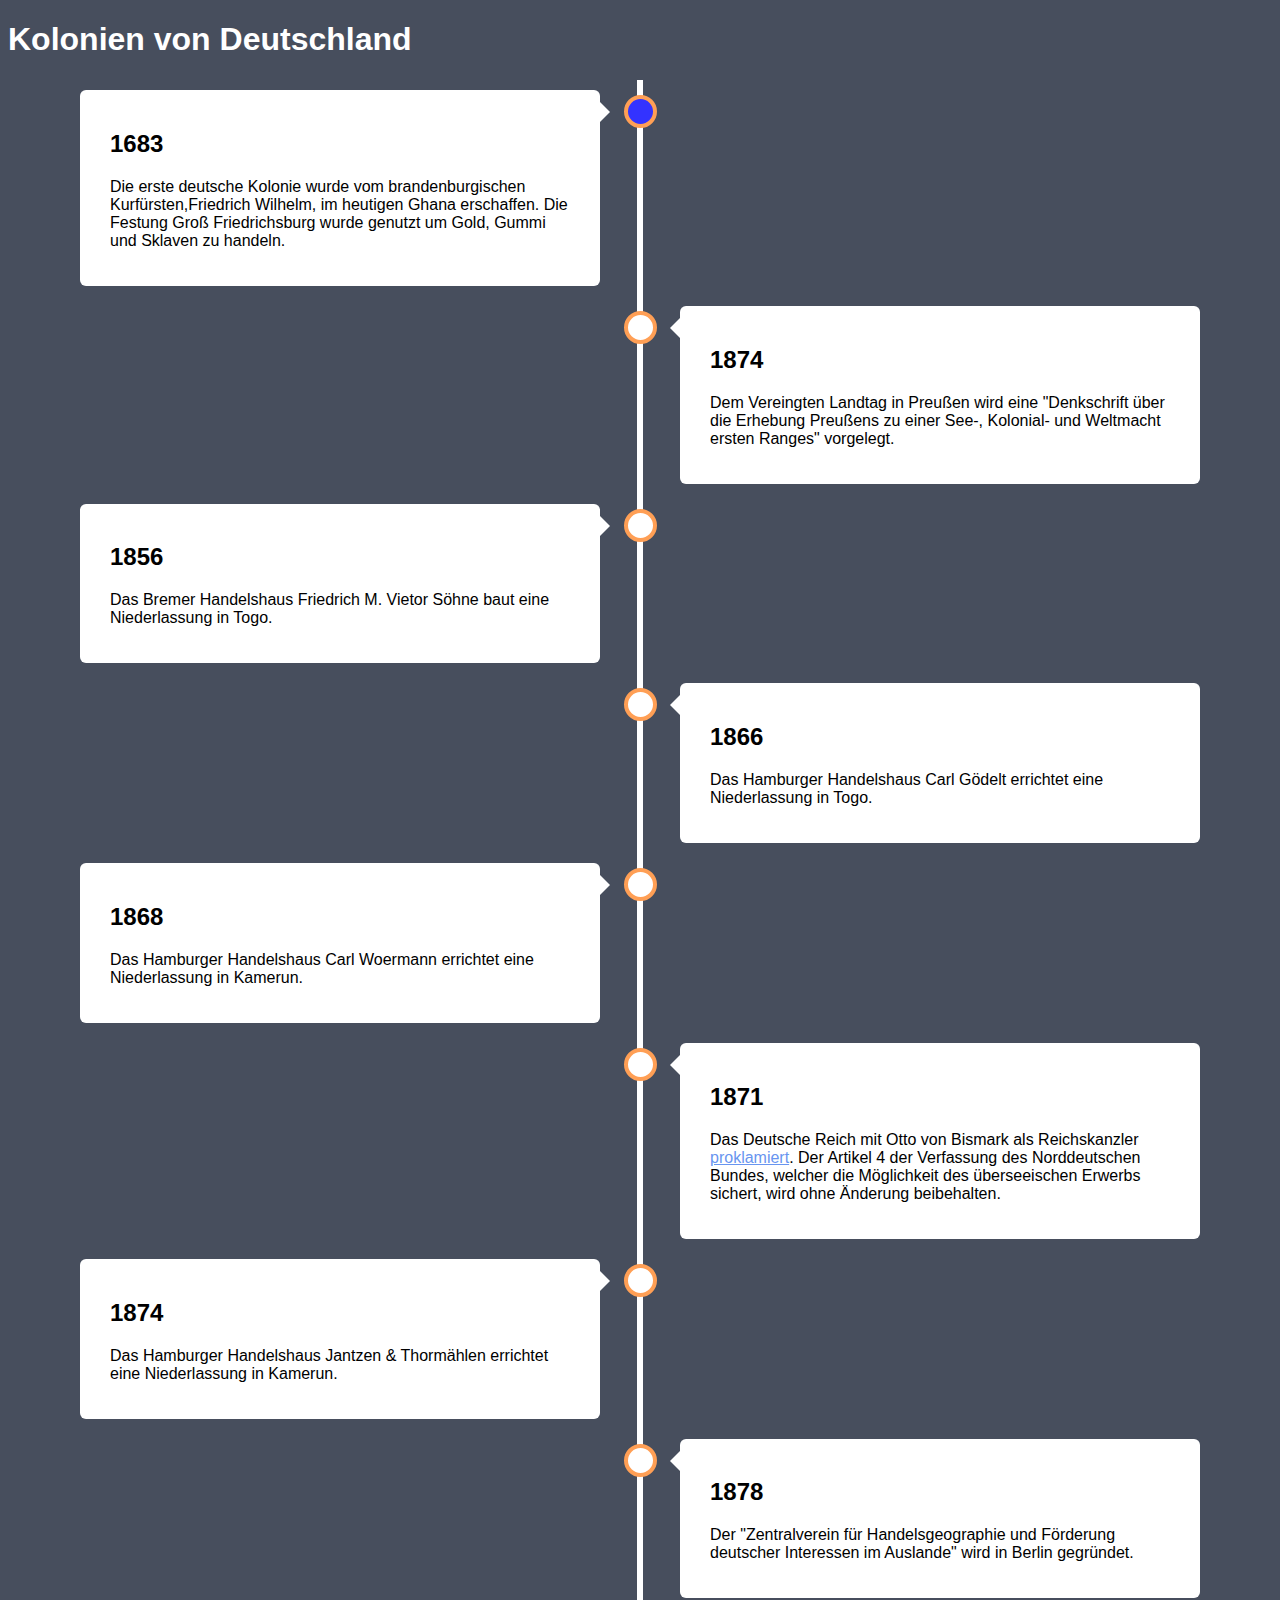
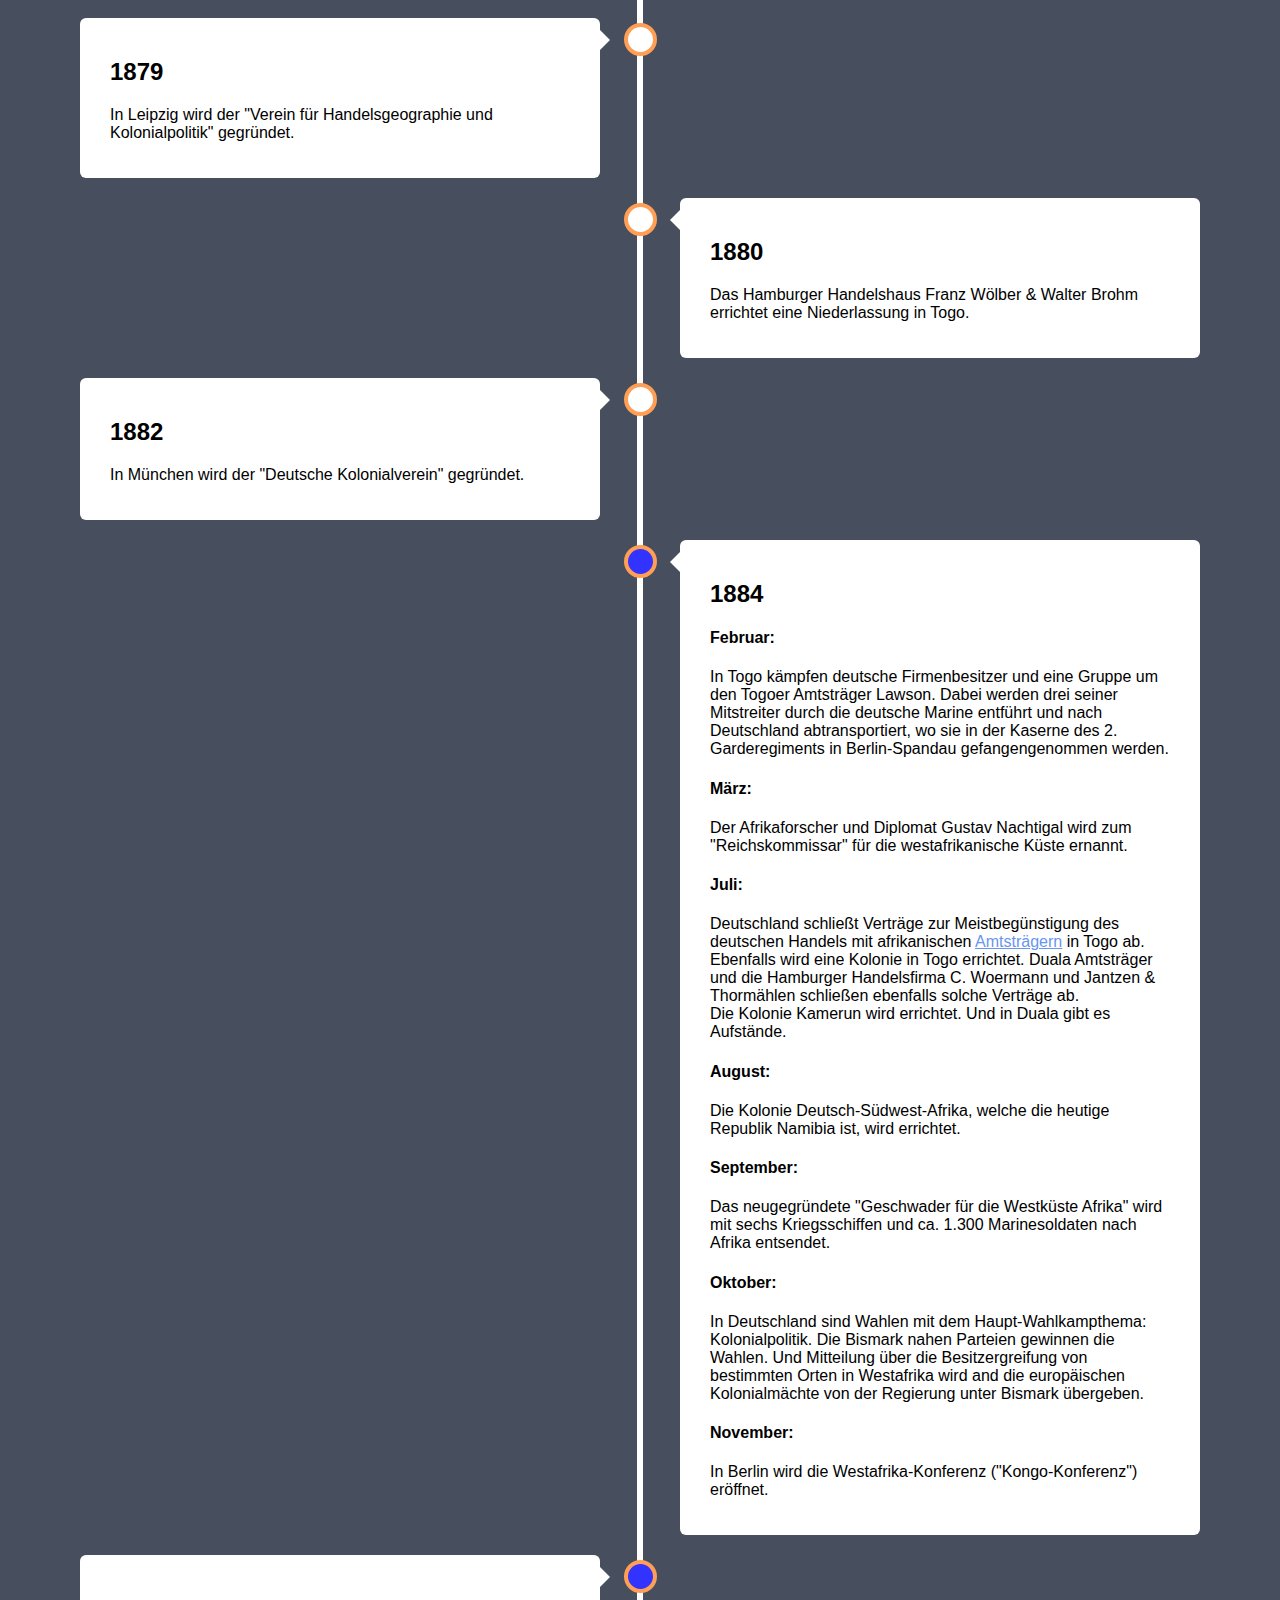
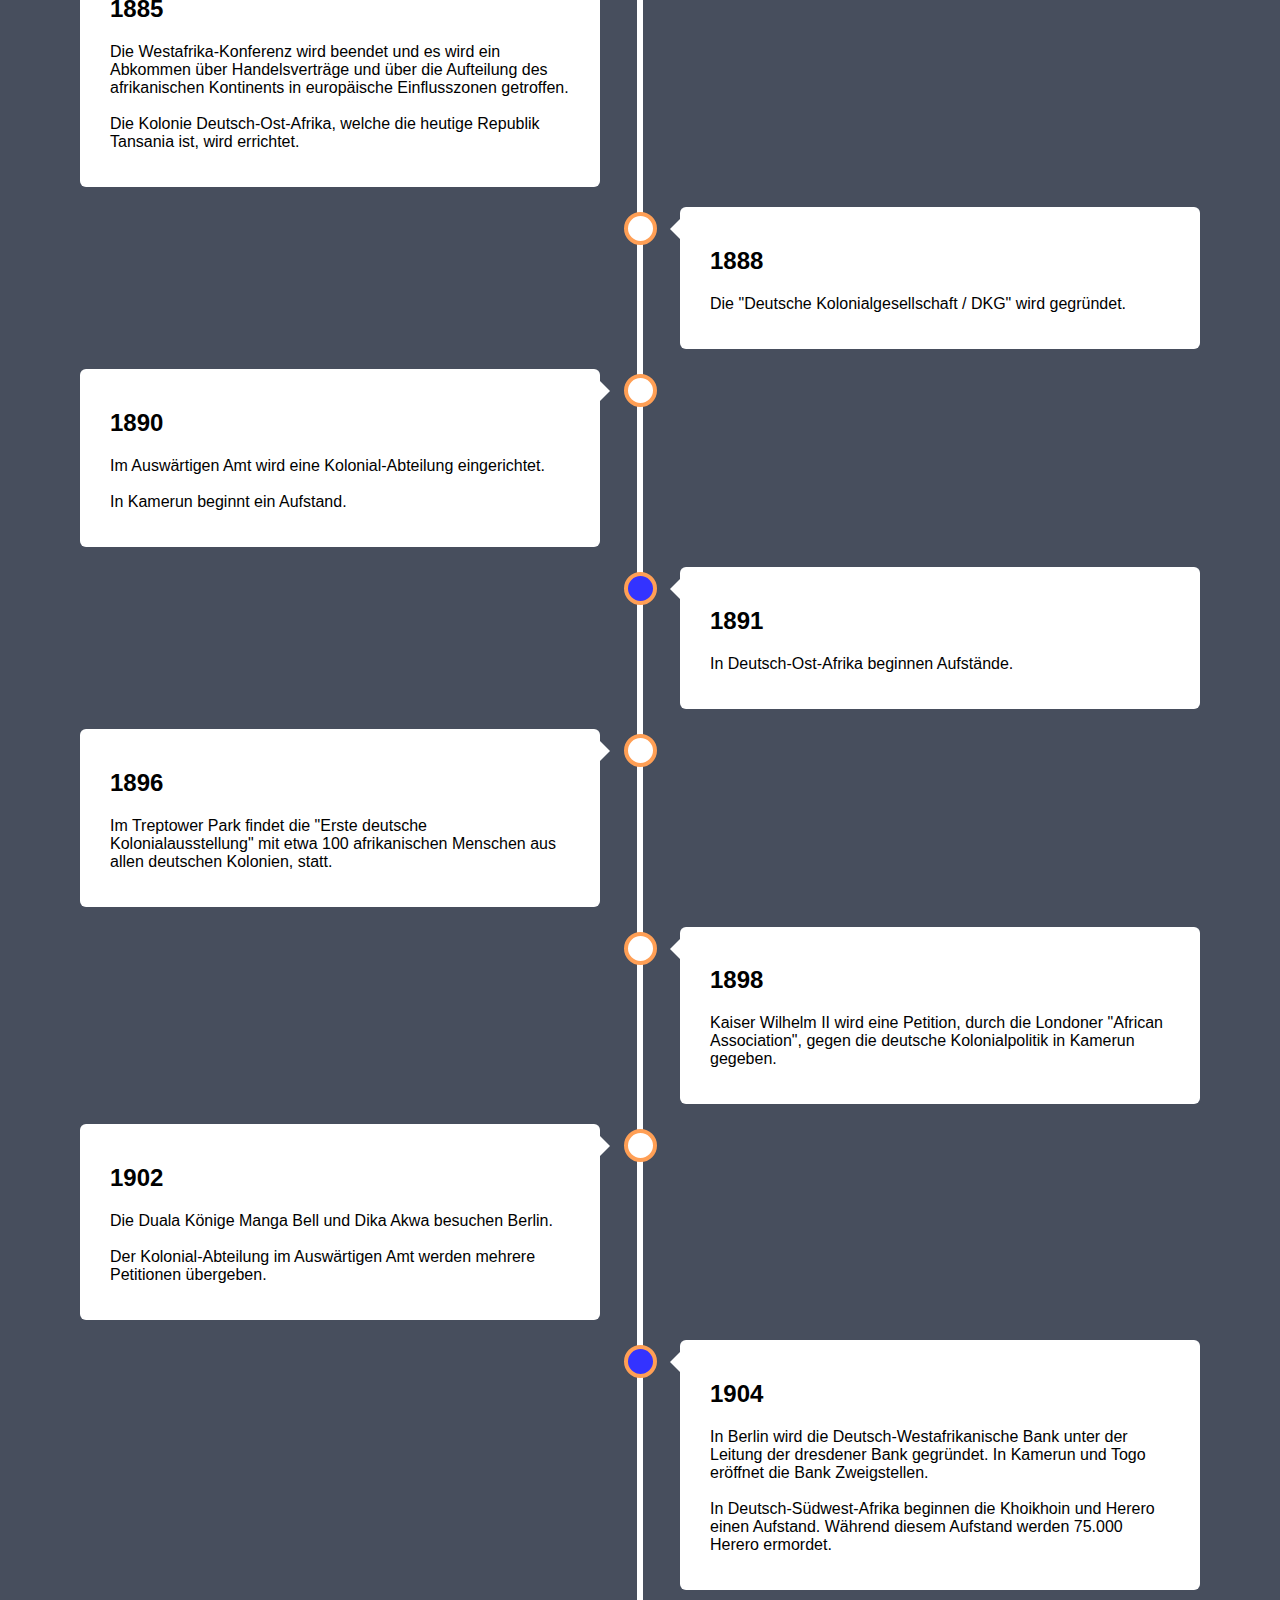
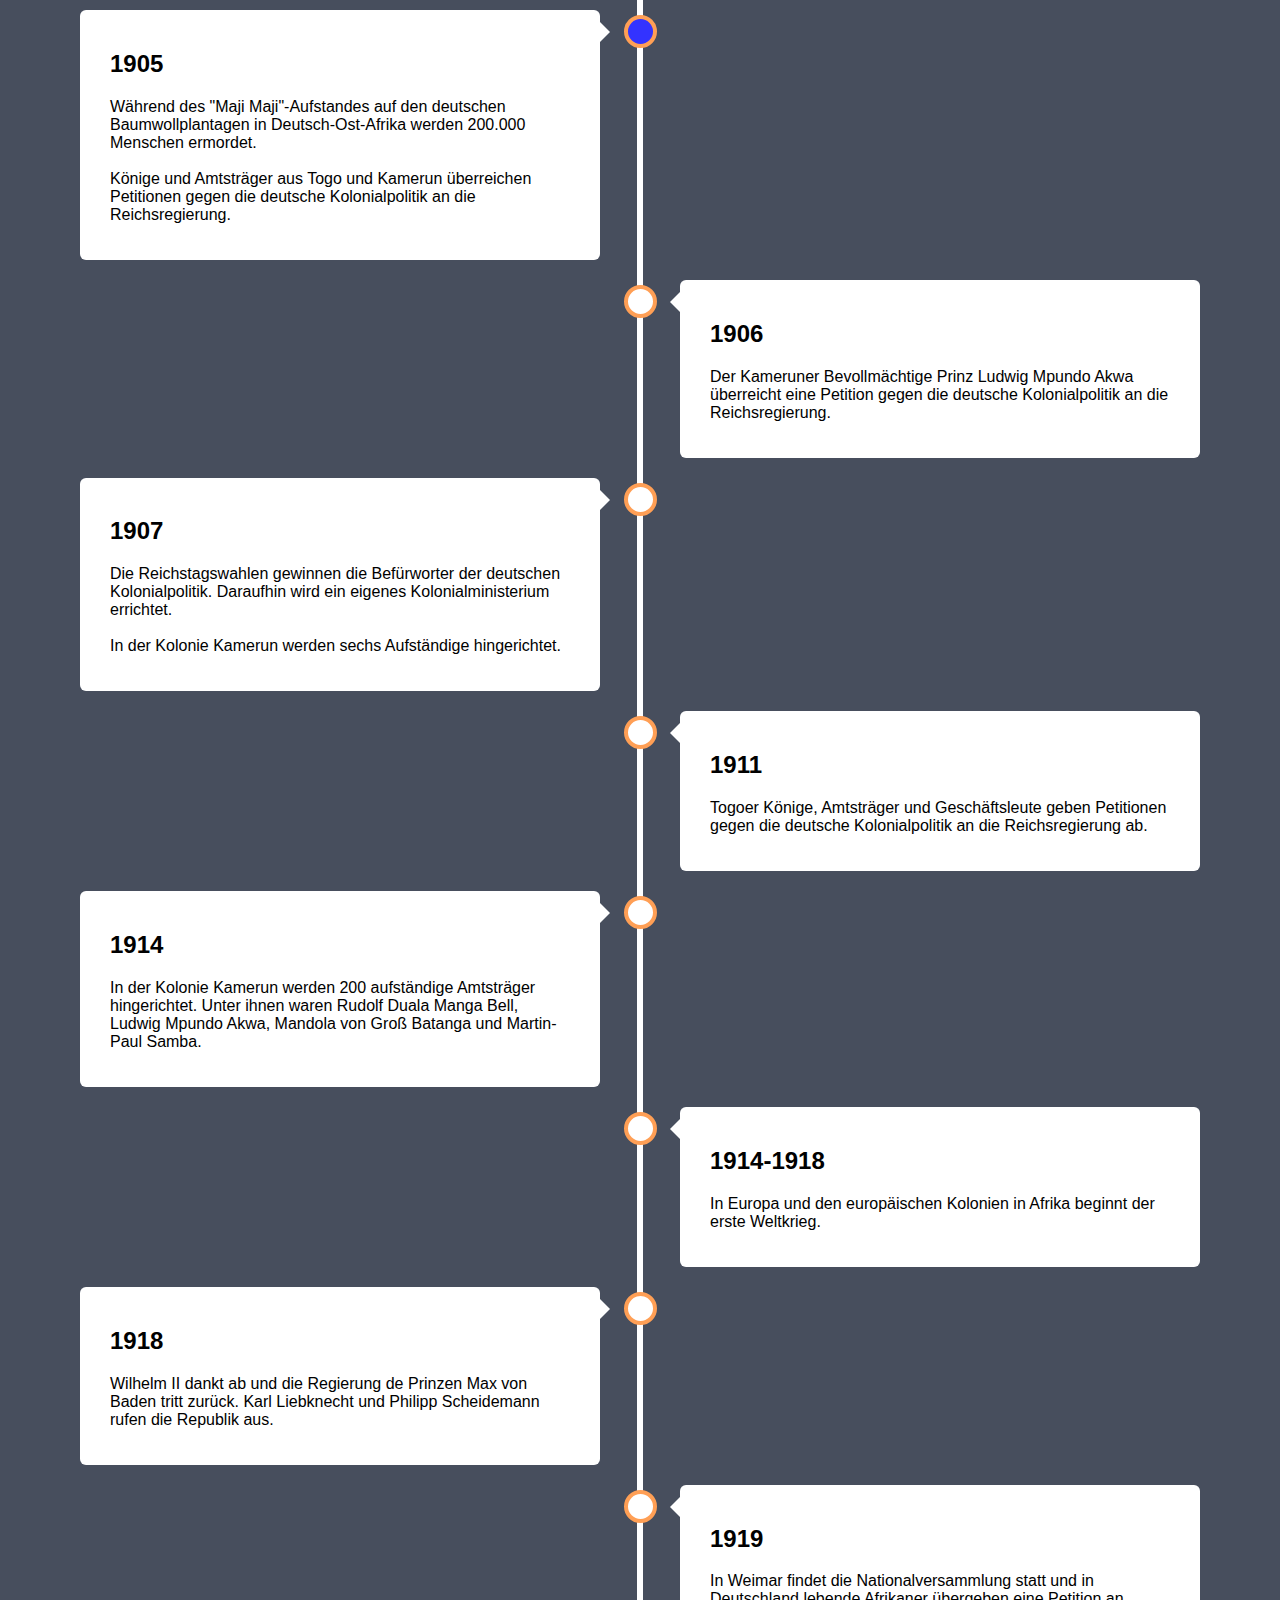
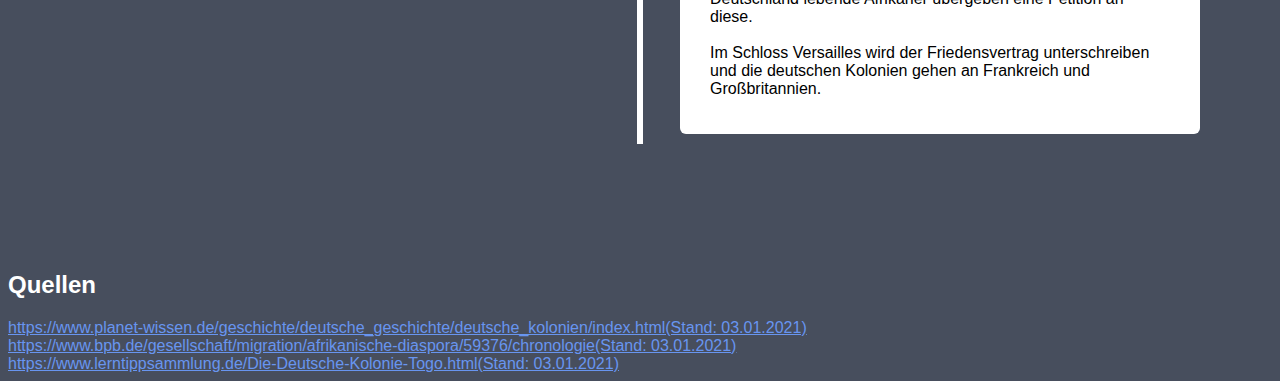
<file: index.html>
<!DOCTYPE html>
<html>
<head>
<meta name="viewport" content="width=device-width, initial-scale=1.0">
<link rel="stylesheet" href="style.css">
</head>
<body>
<h1 class="white" >Kolonien von Deutschland</h1>
<div class="timeline">



  
  <div class="container left inhalt">
    <a href="1683.html">
      <div class="content">
        <h2>1683</h2>
        <p>Die erste deutsche Kolonie wurde vom brandenburgischen Kurfürsten,Friedrich Wilhelm, im heutigen Ghana erschaffen. Die Festung Groß Friedrichsburg wurde genutzt
          um Gold, Gummi und Sklaven zu handeln.
        </p>
      </div>
    </a>
  </div>
  




  <div class="container right">
      <div class="content">
        <h2>1874</h2>
        <p>Dem Vereingten Landtag in Preußen wird eine "Denkschrift über die Erhebung Preußens zu einer See-, Kolonial- und Weltmacht ersten Ranges" vorgelegt.</p>
      </div>
  </div>





  <div class="container left">
    <div class="content">
      <h2>1856</h2>
      <p>Das Bremer Handelshaus Friedrich M. Vietor Söhne baut eine Niederlassung in Togo.</p>
    </div>
  </div>




  <div class="container right">
    <div class="content">
      <h2>1866</h2>
      <p>Das Hamburger Handelshaus Carl Gödelt errichtet eine Niederlassung in Togo.</p>
    </div>
  </div>




  <div class="container left">
    <div class="content">
      <h2>1868</h2>
      <p>Das Hamburger Handelshaus Carl Woermann errichtet eine Niederlassung in Kamerun.</p>
    </div>
  </div>



  <div class="container right">
    <div class="content">
      <h2>1871</h2>
      <p>
        Das Deutsche Reich mit Otto von Bismark als Reichskanzler <a class="Quellen" href="https://www.duden.de/rechtschreibung/proklamieren"> proklamiert</a>.
        Der Artikel 4 der Verfassung des Norddeutschen Bundes, welcher die Möglichkeit des überseeischen Erwerbs sichert, wird ohne Änderung beibehalten.
      </p>
    </div>
  </div>





  <div class="container left">
    <div class="content">
      <h2>1874</h2>
      <p>Das Hamburger Handelshaus Jantzen & Thormählen errichtet eine Niederlassung in Kamerun.</p>
    </div>
  </div>




  <div class="container right">
    <div class="content">
      <h2>1878</h2>
      <p>Der "Zentralverein für Handelsgeographie und Förderung deutscher Interessen im Auslande" wird in Berlin gegründet.</p>
    </div>
  </div>




  <div class="container left">
    <div class="content">
      <h2>1879</h2>
      <p>In Leipzig wird der "Verein für Handelsgeographie und Kolonialpolitik" gegründet.</p>
    </div>
  </div>



  <div class="container right">
    <div class="content">
      <h2>1880</h2>
      <p>Das Hamburger Handelshaus Franz Wölber & Walter Brohm errichtet eine Niederlassung in Togo.</p>
    </div>
  </div>




  <div class="container left">
    <div class="content">
      <h2>1882</h2>
      <p>In München wird der "Deutsche Kolonialverein" gegründet.</p>
    </div>
  </div>




  <div class="container right inhalt">
    <a href="1884.html">
      <div class="content">
        <h2>1884</h2>
        <p>
          <h4>Februar:</h4>
          In Togo kämpfen deutsche Firmenbesitzer und eine Gruppe um den Togoer Amtsträger Lawson.
          Dabei werden drei seiner Mitstreiter durch die deutsche Marine entführt und nach Deutschland abtransportiert, wo sie in der Kaserne des 2. Garderegiments in Berlin-Spandau gefangengenommen werden.
        
          <h4>März:</h4>
          Der Afrikaforscher und Diplomat Gustav Nachtigal wird zum "Reichskommissar" für die westafrikanische Küste ernannt.
        
          <h4>Juli:</h4>
          Deutschland schließt Verträge zur Meistbegünstigung des deutschen Handels mit afrikanischen </a> <a class="Quellen" href="https://de.wikipedia.org/wiki/Amtstr%C3%A4ger#:~:text=Amtstr%C3%A4ger%20bezeichnet%20in%20Deutschland%20einerseits,straf%2D%20und%20haftungsrechtliche%20Regelungen%20gelten.">Amtsträgern</a> <a href="1884.html">in Togo ab.
          Ebenfalls wird eine Kolonie in Togo errichtet. Duala Amtsträger und die Hamburger Handelsfirma C. Woermann und Jantzen & Thormählen schließen ebenfalls solche Verträge ab.
          <br>
          Die Kolonie Kamerun wird errichtet. Und in Duala gibt es Aufstände.

          <h4>August:</h4>
          Die Kolonie Deutsch-Südwest-Afrika, welche die heutige Republik Namibia ist, wird errichtet.

          <h4>September:</h4>
          Das neugegründete "Geschwader für die Westküste Afrika" wird mit sechs Kriegsschiffen und ca. 1.300 Marinesoldaten nach Afrika entsendet.

          <h4>Oktober:</h4>
          In Deutschland sind Wahlen mit dem Haupt-Wahlkampthema: Kolonialpolitik. Die Bismark nahen Parteien gewinnen die Wahlen. Und Mitteilung über die Besitzergreifung von bestimmten Orten in Westafrika wird and die europäischen Kolonialmächte von der Regierung unter Bismark übergeben.
        
          <h4>November:</h4>
          In Berlin wird die Westafrika-Konferenz ("Kongo-Konferenz") eröffnet.


        </p>
      </div>
    </a>
  </div>




  <div class="container left inhalt">
    <a href="1885.html">
      <div class="content">
        <h2>1885</h2>
        <p>
          Die Westafrika-Konferenz wird beendet und es wird ein Abkommen über Handelsverträge und über die Aufteilung des afrikanischen Kontinents in europäische Einflusszonen getroffen.
         <br>
         <br>
          Die Kolonie Deutsch-Ost-Afrika, welche die heutige Republik Tansania ist, wird errichtet.

        </p>
      </div>
    </a>
  </div>





  <div class="container right">
    <div class="content">
      <h2>1888</h2>
      <p>Die "Deutsche Kolonialgesellschaft / DKG" wird gegründet.</p>
    </div>
  </div>





  <div class="container left">
    <div class="content">
      <h2>1890</h2>
      <p>
        Im Auswärtigen Amt wird eine Kolonial-Abteilung eingerichtet.
        <br>
        <br>
        In Kamerun beginnt ein Aufstand.
      </p>
    </div>
  </div>





  
<div class="container right inhalt">
  <a href="1891.html">
    <div class="content">
      <h2>1891</h2>
      <p>In Deutsch-Ost-Afrika beginnen Aufstände.</p>
    </div>
  </a>
</div>




<div class="container left">
  <div class="content">
    <h2>1896</h2>
    <p>Im Treptower Park findet die "Erste deutsche Kolonialausstellung" mit etwa 100 afrikanischen Menschen aus allen deutschen Kolonien, statt.</p>
  </div>
</div>




<div class="container right">
  <div class="content">
    <h2>1898</h2>
    <p>
      Kaiser Wilhelm II wird eine Petition, durch die Londoner "African Association", gegen die deutsche Kolonialpolitik in Kamerun gegeben.
    </p>
  </div>
</div>




<div class="container left">
  <div class="content">
    <h2>1902</h2>
    <p>
      Die Duala Könige Manga Bell und Dika Akwa besuchen Berlin.
      <br>
      <br>
      Der Kolonial-Abteilung im Auswärtigen Amt werden mehrere Petitionen übergeben.
    </p>
  </div>
</div>






<div class="container right inhalt">
  <a href="1904.html">
    <div class="content">
      <h2>1904</h2>
      <p>
        In Berlin wird die Deutsch-Westafrikanische Bank unter der Leitung der dresdener Bank gegründet.
        In Kamerun und Togo eröffnet die Bank Zweigstellen.
        <br>
        <br>
        In Deutsch-Südwest-Afrika beginnen die Khoikhoin und Herero einen Aufstand. Während diesem Aufstand werden 75.000 Herero ermordet. 
      </p>
    </div>
  </a>
</div>





<div class="container left inhalt">
  <a href="1905.html">
    <div class="content">
      <h2>1905</h2>
      <p>
        Während des "Maji Maji"-Aufstandes auf den deutschen Baumwollplantagen in Deutsch-Ost-Afrika werden 200.000 Menschen ermordet.
        <br>
        <br>
        Könige und Amtsträger aus Togo und Kamerun überreichen Petitionen gegen die deutsche Kolonialpolitik an die Reichsregierung.
      </p>
    </div>
    </a>
</div>








<div class="container right">
  <div class="content">
    <h2>1906</h2>
    <p>
      Der Kameruner Bevollmächtige Prinz Ludwig Mpundo Akwa überreicht eine Petition gegen die deutsche Kolonialpolitik an die Reichsregierung.
    </p>
  </div>
</div>





<div class="container left">
  <div class="content">
    <h2>1907</h2>
    <p>
      Die Reichstagswahlen gewinnen die Befürworter der deutschen Kolonialpolitik. Daraufhin wird ein eigenes Kolonialministerium errichtet.
      <br>
      <br>
      In der Kolonie Kamerun werden sechs Aufständige hingerichtet.
    </p>
  </div>
</div>




<div class="container right">
  <div class="content">
    <h2>1911</h2>
    <p>Togoer Könige, Amtsträger und Geschäftsleute geben Petitionen gegen die deutsche Kolonialpolitik an die Reichsregierung ab.</p>
  </div>
</div>





<div class="container left">
  <div class="content">
    <h2>1914</h2>
    <p>In der Kolonie Kamerun werden 200 aufständige Amtsträger hingerichtet. Unter ihnen waren Rudolf Duala Manga Bell, Ludwig Mpundo Akwa, Mandola von Groß Batanga und Martin-Paul Samba.</p>
  </div>
</div>






<div class="container right">
  <div class="content">
    <h2>1914-1918</h2>
    <p>In Europa und den europäischen Kolonien in Afrika beginnt der erste Weltkrieg.</p>
  </div>
</div>





<div class="container left">
  <div class="content">
    <h2>1918</h2>
    <p>Wilhelm II dankt ab und die Regierung de Prinzen Max von Baden tritt zurück. Karl Liebknecht und Philipp Scheidemann rufen die Republik aus.</p>
  </div>
</div>






<div class="container right">
  <div class="content">
    <h2>1919</h2>
    <p>
      In Weimar findet die Nationalversammlung statt und in Deutschland lebende Afrikaner übergeben eine Petition an diese.
      <br>
      <br>
      Im Schloss Versailles wird der Friedensvertrag unterschreiben und die deutschen Kolonien gehen an Frankreich und Großbritannien.
    </p>
  </div>
</div>








</div>

<footer>
  <h2 class="white" >Quellen</h2>
  <a class="Quellen" href="https://www.planet-wissen.de/geschichte/deutsche_geschichte/deutsche_kolonien/index.html">https://www.planet-wissen.de/geschichte/deutsche_geschichte/deutsche_kolonien/index.html(Stand: 03.01.2021)</a>
  <br>
  <a class="Quellen" href="https://www.bpb.de/gesellschaft/migration/afrikanische-diaspora/59376/chronologie">https://www.bpb.de/gesellschaft/migration/afrikanische-diaspora/59376/chronologie(Stand: 03.01.2021)</a>
  <br>
  <a class="Quellen" href="https://www.lerntippsammlung.de/Die-Deutsche-Kolonie-Togo.html">https://www.lerntippsammlung.de/Die-Deutsche-Kolonie-Togo.html(Stand: 03.01.2021)</a>
</footer>

</body>
</html>

<!--Nils-->
</file>
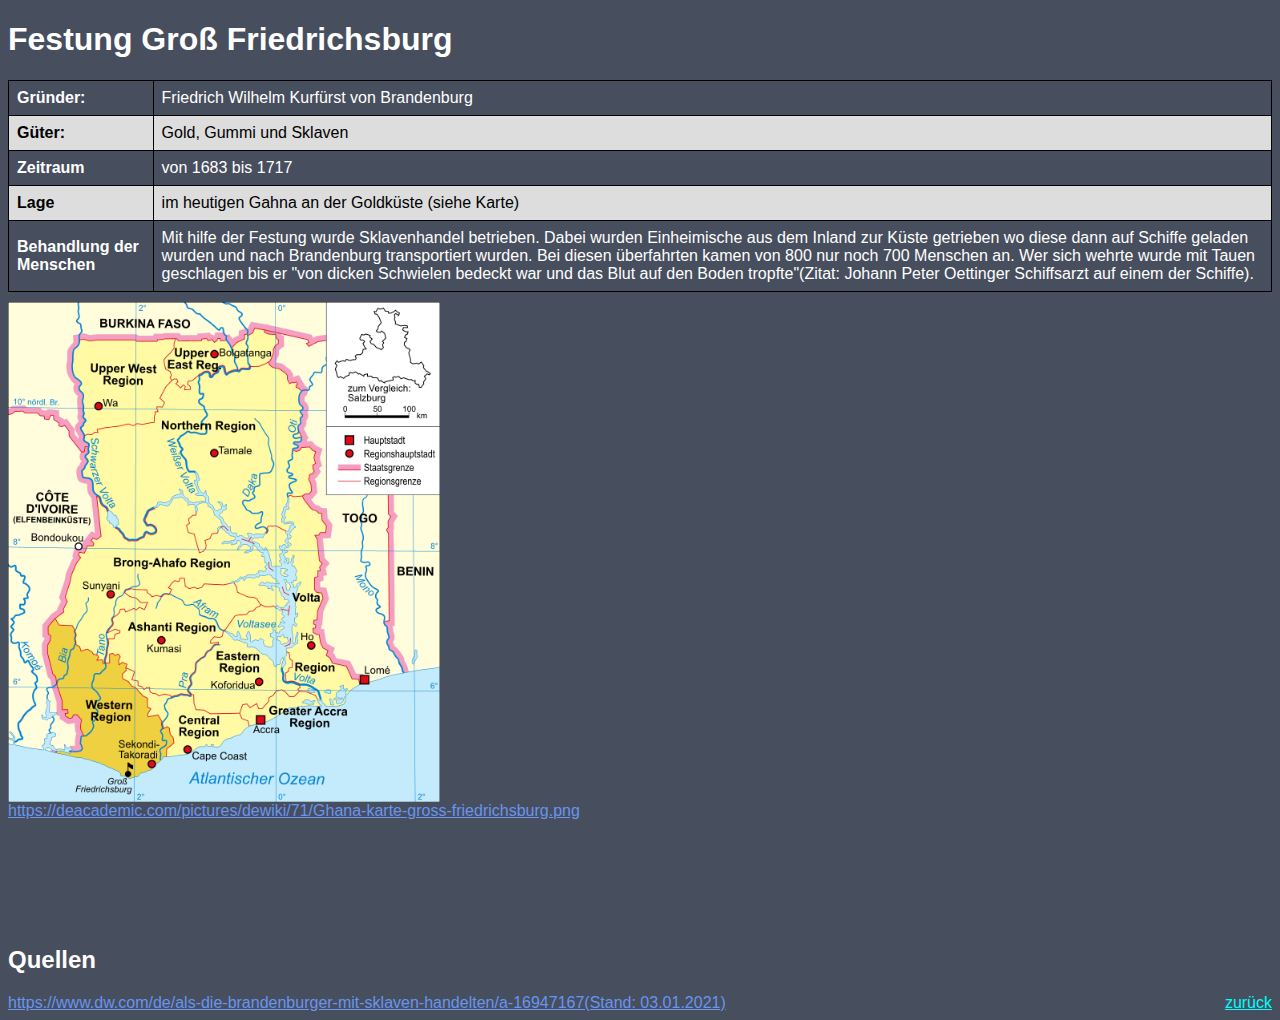
<file: 1683.html>
<!DOCTYPE html>
<html>
<head>
<meta name="viewport" content="width=device-width, initial-scale=1.0">
<link rel="stylesheet" href="styles.css">
</head>
<body>
    <div>
        <h1>Festung Groß Friedrichsburg</h1>
        
    </div>
    
    <table>
        <tr>
            <th>Gründer:</th>
            <td>Friedrich Wilhelm Kurfürst von Brandenburg</td>
            
        </tr>


        <tr>
            <th>Güter:</th>
            <td>Gold, Gummi und Sklaven</td>
        </tr>

        <tr>
            <th>Zeitraum</th>
            <td>von 1683 bis 1717</td>
        </tr>

        <tr>
            <th>Lage</th>
            <td>im heutigen Gahna an der Goldküste (siehe Karte)</td>
        </tr>

        <tr>
            <th>Behandlung der Menschen</th>
            <td>Mit hilfe der Festung wurde Sklavenhandel betrieben. Dabei wurden Einheimische aus dem Inland zur Küste getrieben wo diese dann auf Schiffe geladen wurden und nach Brandenburg transportiert wurden. Bei diesen überfahrten kamen von 800 nur noch 700 Menschen an. Wer sich wehrte wurde mit Tauen geschlagen bis er "von dicken Schwielen bedeckt war und das Blut auf den Boden tropfte"(Zitat: Johann Peter Oettinger Schiffsarzt auf einem der Schiffe).</td>
        </tr>
    </table>
    <div class="center"></div><a href="https://deacademic.com/pictures/dewiki/71/Ghana-karte-gross-friedrichsburg.png"><img src="Ghana-karte-gross-friedrichsburg.png" alt=""></a><br><a class="Quellen" href="https://deacademic.com/pictures/dewiki/71/Ghana-karte-gross-friedrichsburg.png">https://deacademic.com/pictures/dewiki/71/Ghana-karte-gross-friedrichsburg.png</a></div>




    <footer>
        <h2>Quellen</h2>
        <a class="Quellen" href="https://www.dw.com/de/als-die-brandenburger-mit-sklaven-handelten/a-16947167">https://www.dw.com/de/als-die-brandenburger-mit-sklaven-handelten/a-16947167(Stand: 03.01.2021)</a>
        <a class="back" href="index.html">zurück</a>
      </footer>

</body>
</html>
</file>
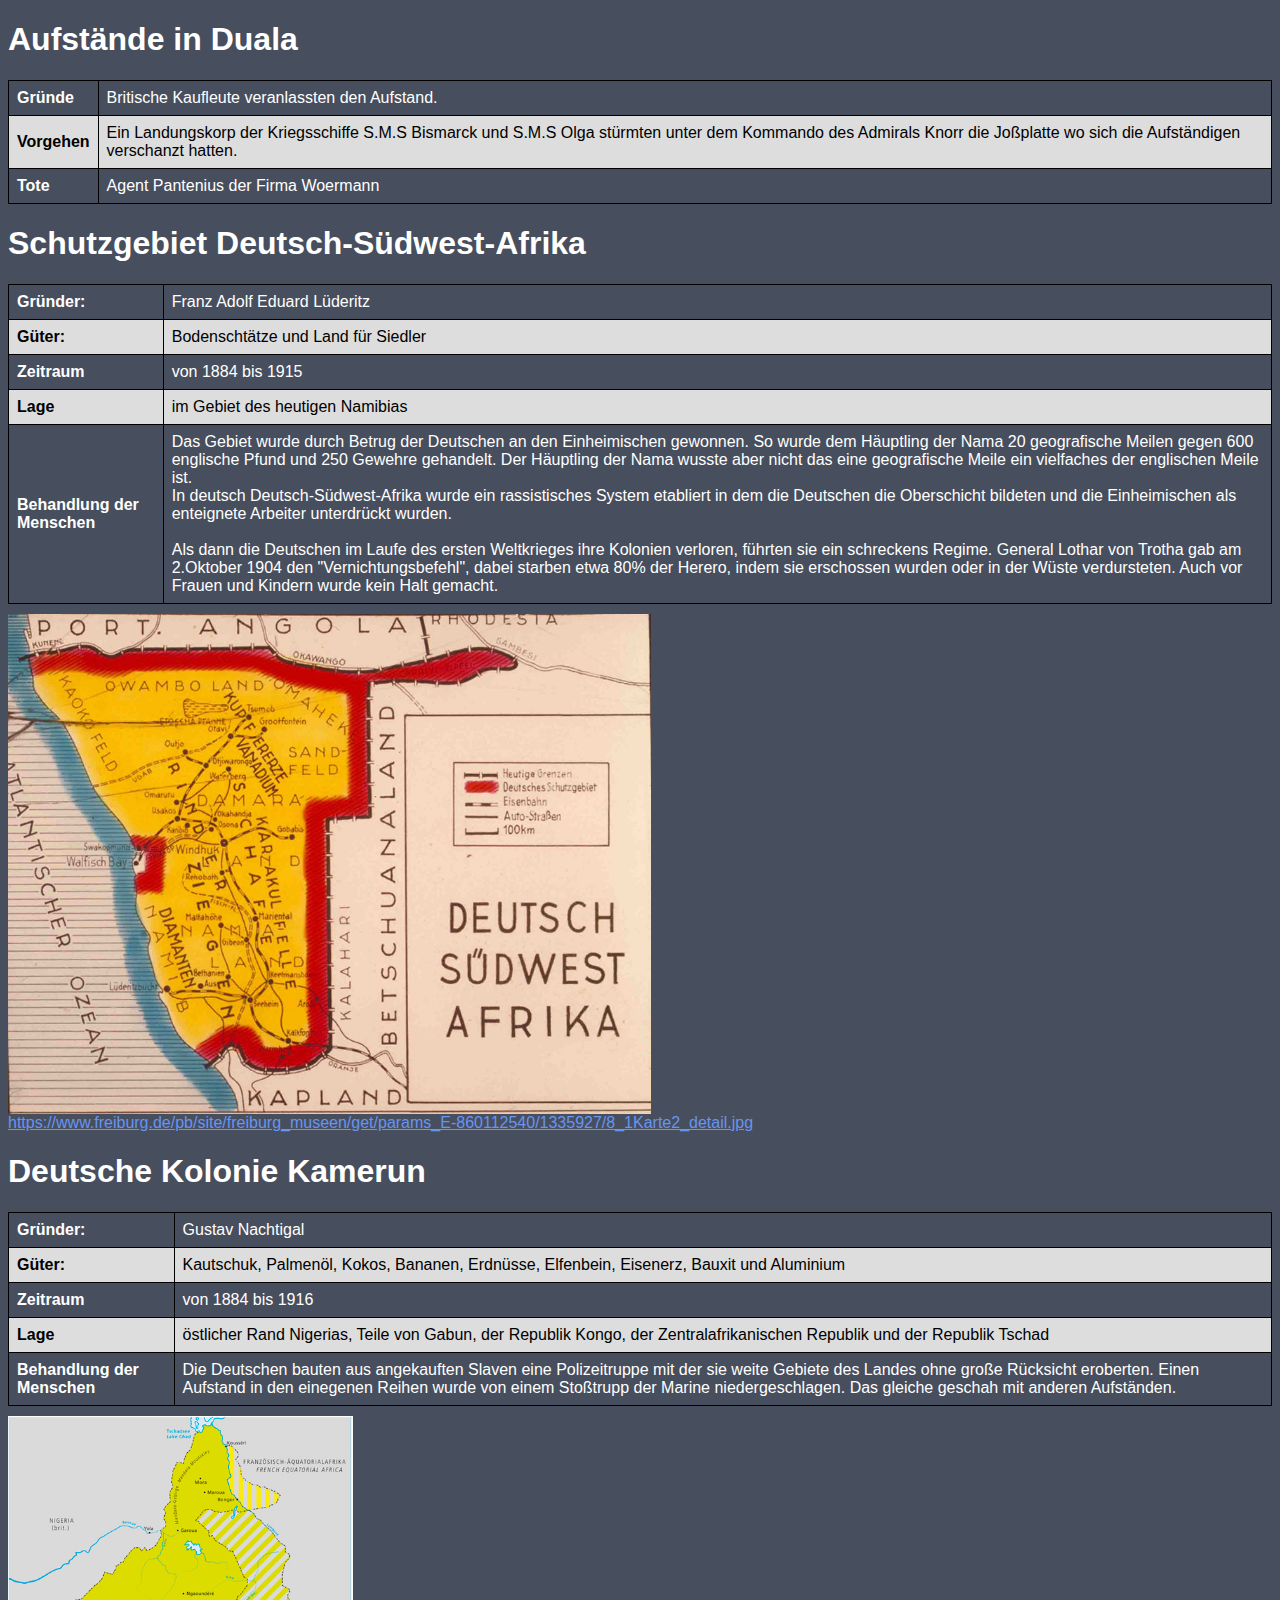
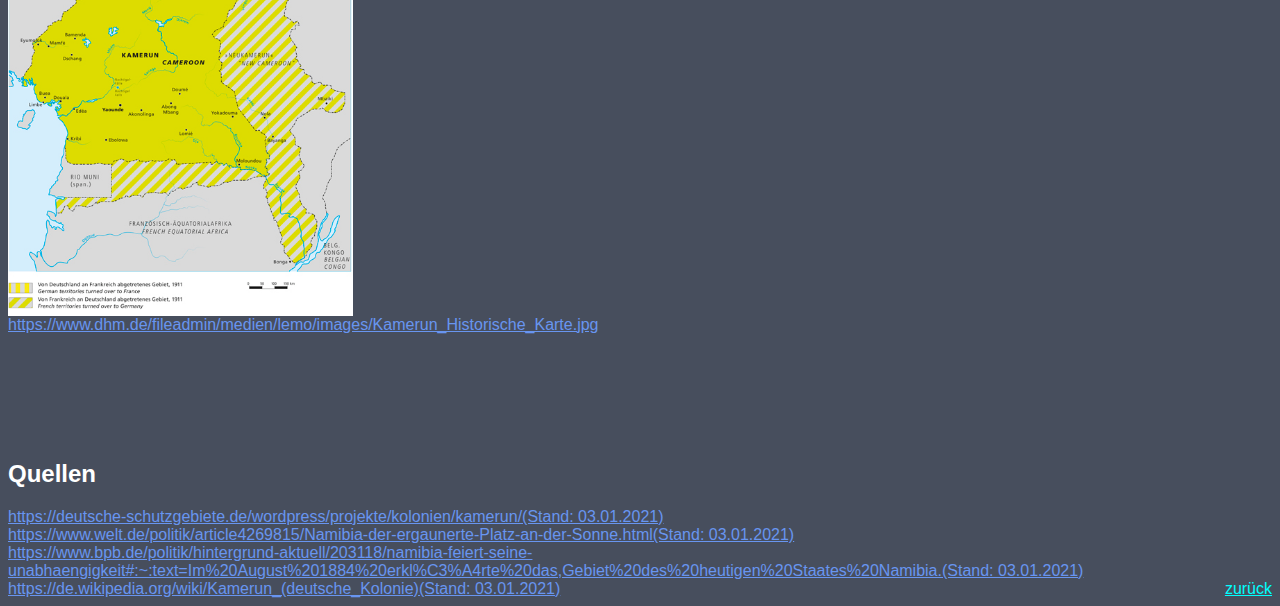
<file: 1884.html>
<!DOCTYPE html>
<html>
<head>
<meta name="viewport" content="width=device-width, initial-scale=1.0">
<link rel="stylesheet" href="styles.css">
</head>
<body>
    <div>
        <h1>Aufstände in Duala</h1>
        
    </div>

    <Table>
        <tr>
            <th>Gründe</th>
            <td>Britische Kaufleute veranlassten den Aufstand.</td>
        </tr>


        <tr>
            <th>Vorgehen</th>
            <td>Ein Landungskorp der Kriegsschiffe S.M.S Bismarck und S.M.S Olga stürmten unter dem Kommando des Admirals Knorr die Joßplatte wo sich die Aufständigen verschanzt hatten.</td>
        </tr>


        <tr>
            <th>Tote</th>
            <td>Agent Pantenius der Firma Woermann </td>
        </tr>
    </Table>

    <div>
        <h1>Schutzgebiet Deutsch-Südwest-Afrika</h1>
        
    </div>

    <table>
        <tr>
            <th>Gründer:</th>
            <td>Franz Adolf Eduard Lüderitz</td>
            
        </tr>


        <tr>
            <th>Güter:</th>
            <td>Bodenschtätze und Land für Siedler</td>
        </tr>

        <tr>
            <th>Zeitraum</th>
            <td>von 1884 bis 1915</td>
        </tr>

        <tr>
            <th>Lage</th>
            <td>im Gebiet des heutigen Namibias</td>
        </tr>

        <tr>
            <th>Behandlung der Menschen</th>
            <td>
                Das Gebiet wurde durch Betrug der Deutschen an den Einheimischen gewonnen. So wurde dem Häuptling der Nama 20 geografische Meilen gegen 600 englische Pfund und 250 Gewehre gehandelt. Der Häuptling der Nama wusste aber nicht das eine geografische Meile ein vielfaches der englischen Meile ist.
                <br>
                In deutsch Deutsch-Südwest-Afrika wurde ein rassistisches System etabliert in dem die Deutschen die Oberschicht bildeten und die Einheimischen als enteignete Arbeiter unterdrückt wurden.
                <br>
                <br>
                Als dann die Deutschen im Laufe des ersten Weltkrieges ihre Kolonien verloren, führten sie ein schreckens Regime. General Lothar von Trotha gab am 2.Oktober 1904 den "Vernichtungsbefehl", dabei starben etwa 80% der Herero, indem sie erschossen wurden oder in der Wüste verdursteten. Auch vor Frauen und Kindern wurde kein Halt gemacht.
            </td>
        </tr>
    </table>
    <div class="center"></div><a href="https://www.freiburg.de/pb/site/freiburg_museen/get/params_E-860112540/1335927/8_1Karte2_detail.jpg"><img src="8_1Karte2_detail.jpg" alt=""></a><br><a class="Quellen" href="https://www.freiburg.de/pb/site/freiburg_museen/get/params_E-860112540/1335927/8_1Karte2_detail.jpg">https://www.freiburg.de/pb/site/freiburg_museen/get/params_E-860112540/1335927/8_1Karte2_detail.jpg</a></div>
    

    <div>
        <h1>Deutsche Kolonie Kamerun</h1>
        
    </div>



    <table>
        <tr>
            <th>Gründer:</th>
            <td>Gustav Nachtigal</td>
            
        </tr>


        <tr>
            <th>Güter:</th>
            <td>Kautschuk, Palmenöl, Kokos, Bananen, Erdnüsse, Elfenbein, Eisenerz, Bauxit und Aluminium</td>
        </tr>

        <tr>
            <th>Zeitraum</th>
            <td>von 1884 bis 1916</td>
        </tr>

        <tr>
            <th>Lage</th>
            <td>östlicher Rand Nigerias, Teile von Gabun, der Republik Kongo, der Zentralafrikanischen Republik und der Republik Tschad</td>
        </tr>

        <tr>
            <th>Behandlung der Menschen</th>
            <td>
               Die Deutschen bauten aus angekauften Slaven eine Polizeitruppe mit der sie weite Gebiete des Landes ohne große Rücksicht eroberten. Einen Aufstand in den einegenen Reihen wurde von einem Stoßtrupp der Marine niedergeschlagen. Das gleiche geschah mit anderen Aufständen. 
            </td>
        </tr>
    </table>
    <div class="center"></div><a href="https://www.dhm.de/fileadmin/medien/lemo/images/Kamerun_Historische_Karte.jpg"><img src="Kamerun_Historische_Karte.jpg" alt=""></a><br><a class="Quellen" href="https://www.dhm.de/fileadmin/medien/lemo/images/Kamerun_Historische_Karte.jpg">https://www.dhm.de/fileadmin/medien/lemo/images/Kamerun_Historische_Karte.jpg</a></div>








    <footer>
        <h2>Quellen</h2>
        <a class="Quellen" href="https://deutsche-schutzgebiete.de/wordpress/projekte/kolonien/kamerun/">https://deutsche-schutzgebiete.de/wordpress/projekte/kolonien/kamerun/(Stand: 03.01.2021)</a><br>
        <a class="Quellen" href="https://www.welt.de/politik/article4269815/Namibia-der-ergaunerte-Platz-an-der-Sonne.html">https://www.welt.de/politik/article4269815/Namibia-der-ergaunerte-Platz-an-der-Sonne.html(Stand: 03.01.2021)</a><br>
        <a class="Quellen" href="https://www.bpb.de/politik/hintergrund-aktuell/203118/namibia-feiert-seine-unabhaengigkeit#:~:text=Im%20August%201884%20erkl%C3%A4rte%20das,Gebiet%20des%20heutigen%20Staates%20Namibia.">https://www.bpb.de/politik/hintergrund-aktuell/203118/namibia-feiert-seine-unabhaengigkeit#:~:text=Im%20August%201884%20erkl%C3%A4rte%20das,Gebiet%20des%20heutigen%20Staates%20Namibia.(Stand: 03.01.2021)</a><br>
        <a class="Quellen" href="https://de.wikipedia.org/wiki/Kamerun_(deutsche_Kolonie)">https://de.wikipedia.org/wiki/Kamerun_(deutsche_Kolonie)(Stand: 03.01.2021)</a>
        <a class="back" href="index.html">zurück</a>
      </footer>

</body>
</html>
</file>
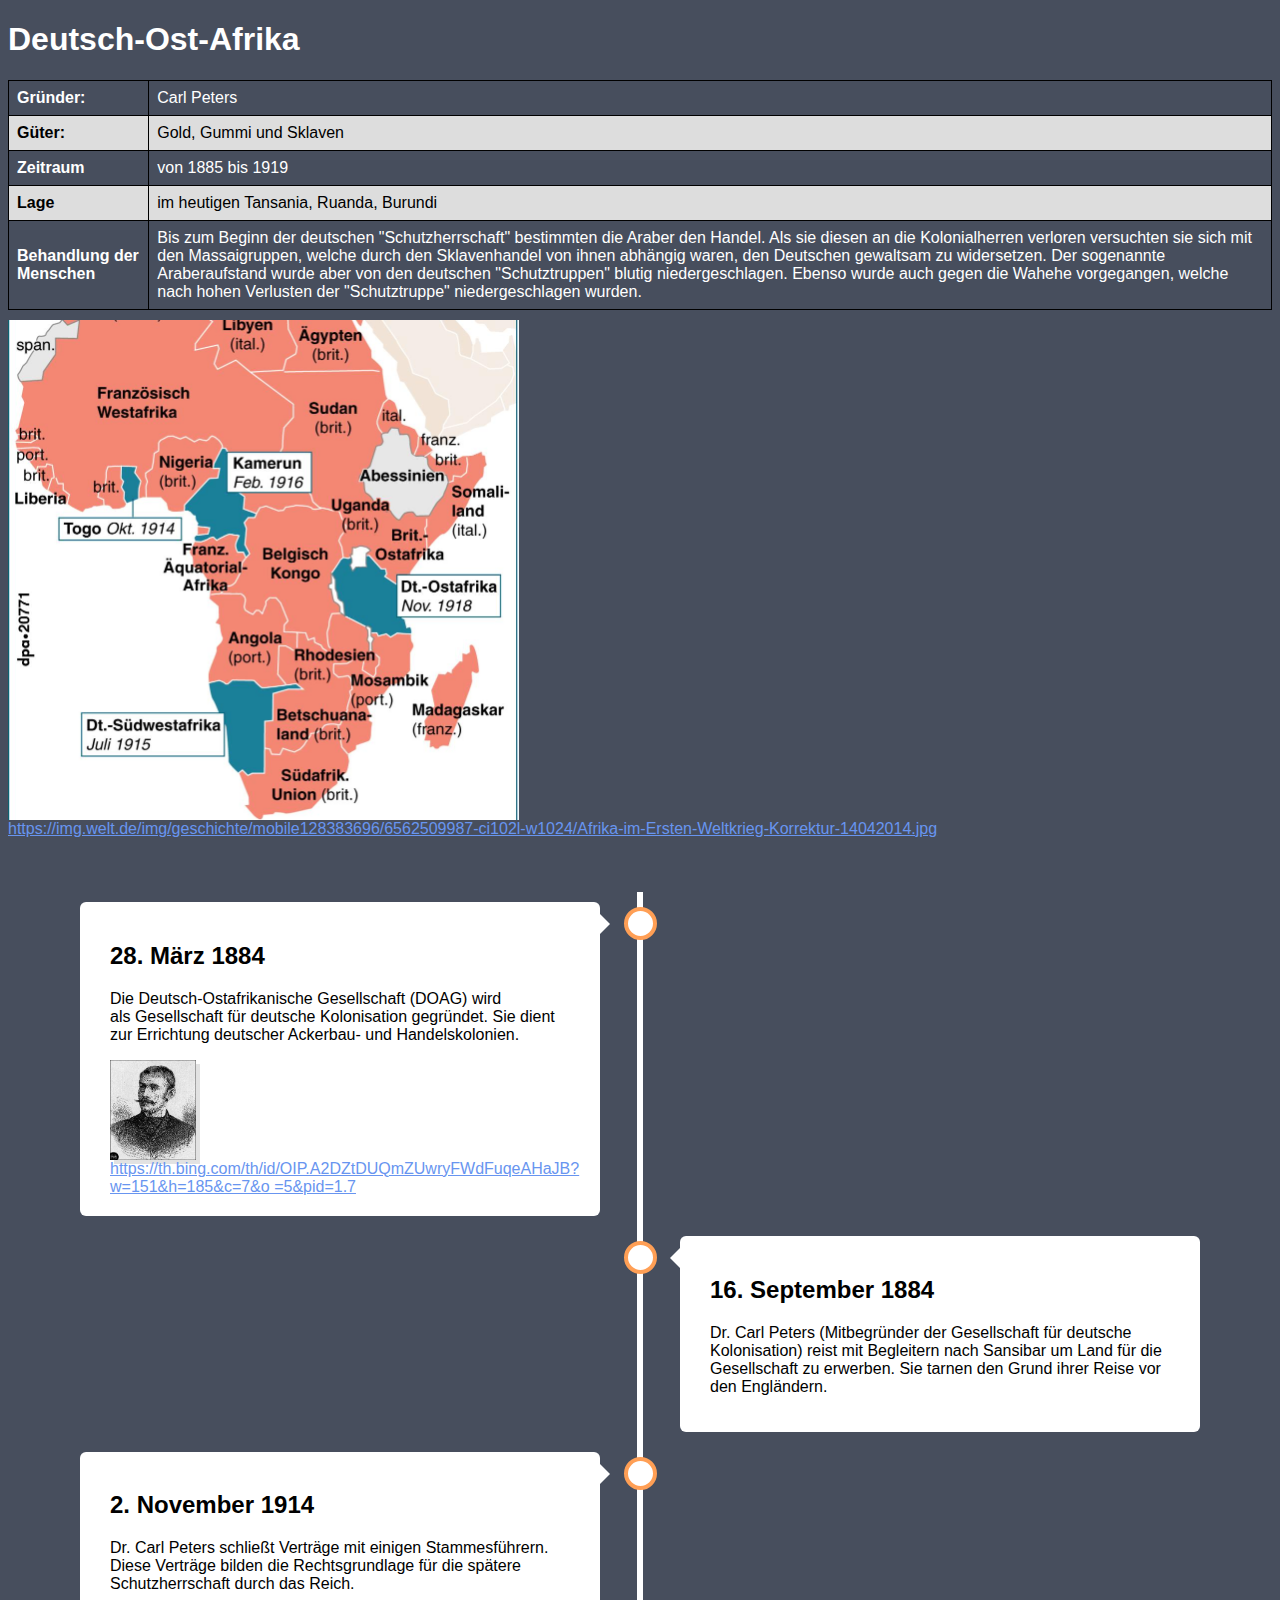
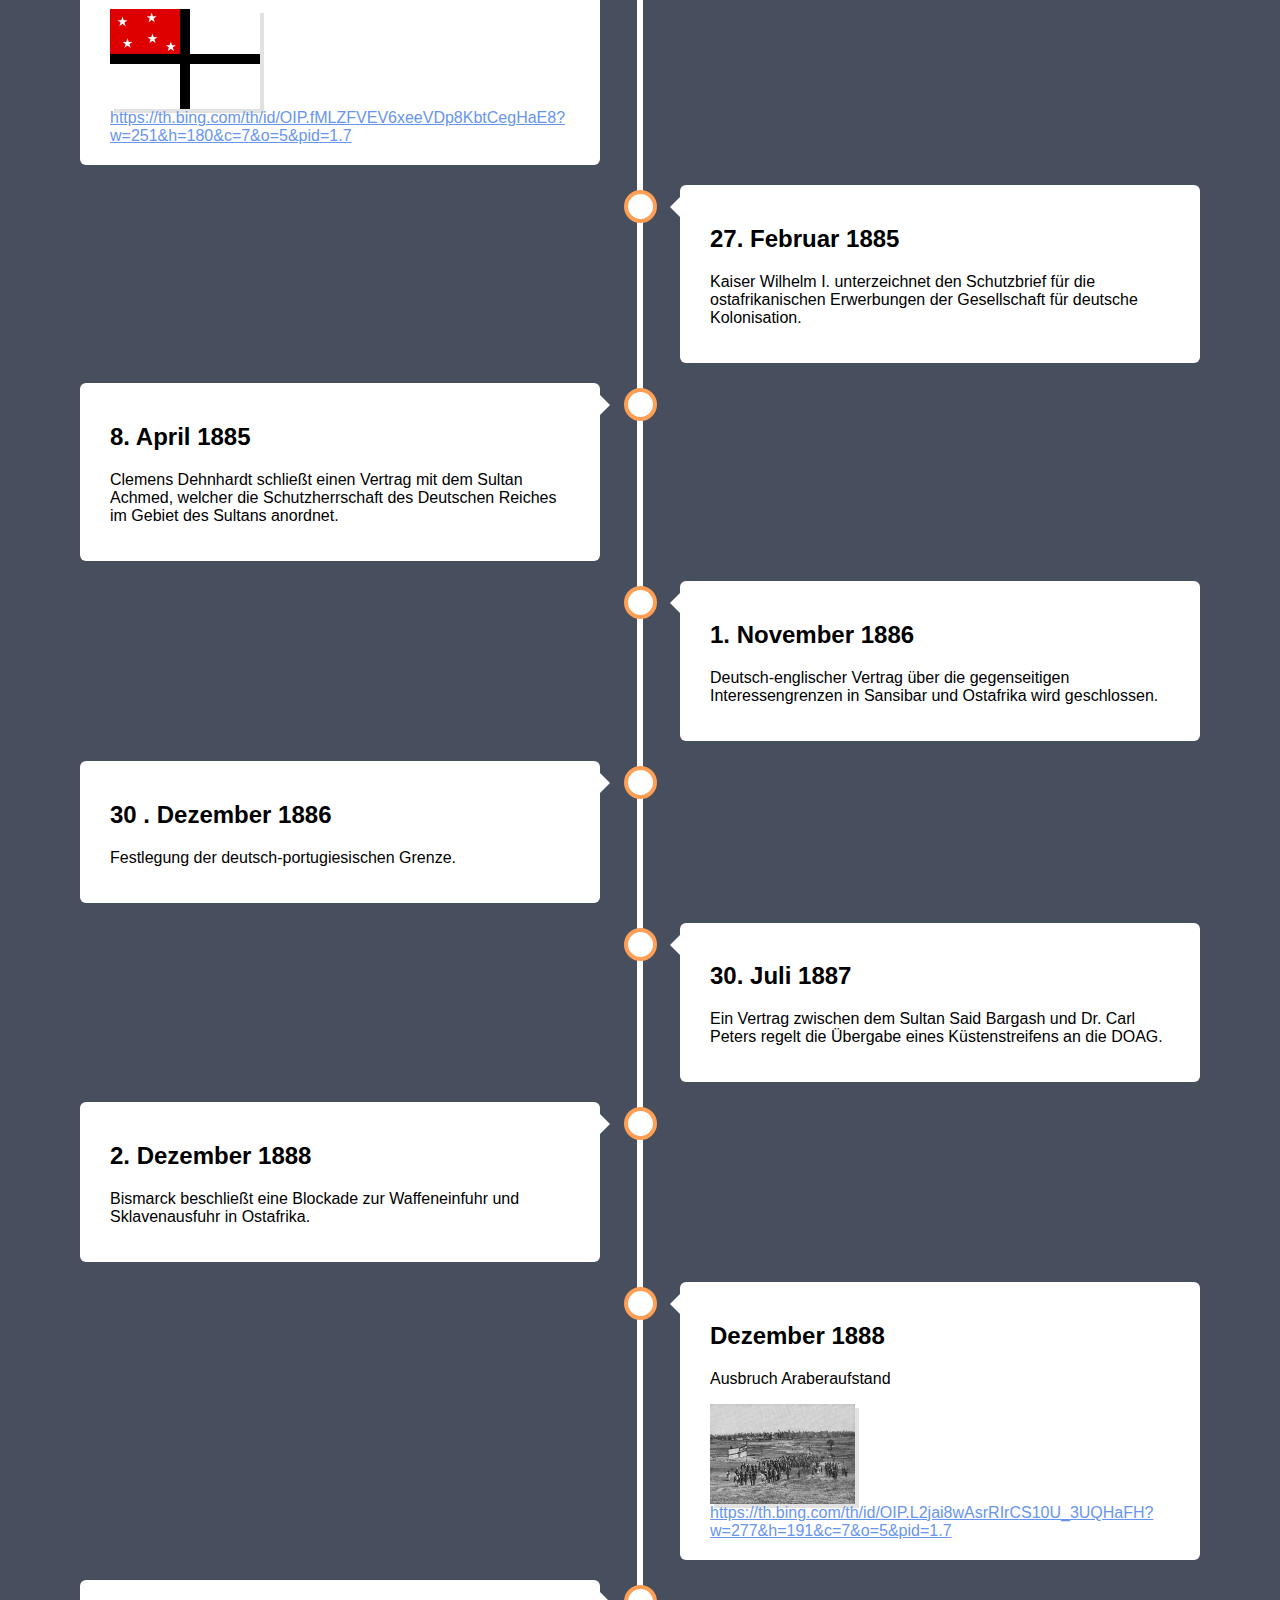
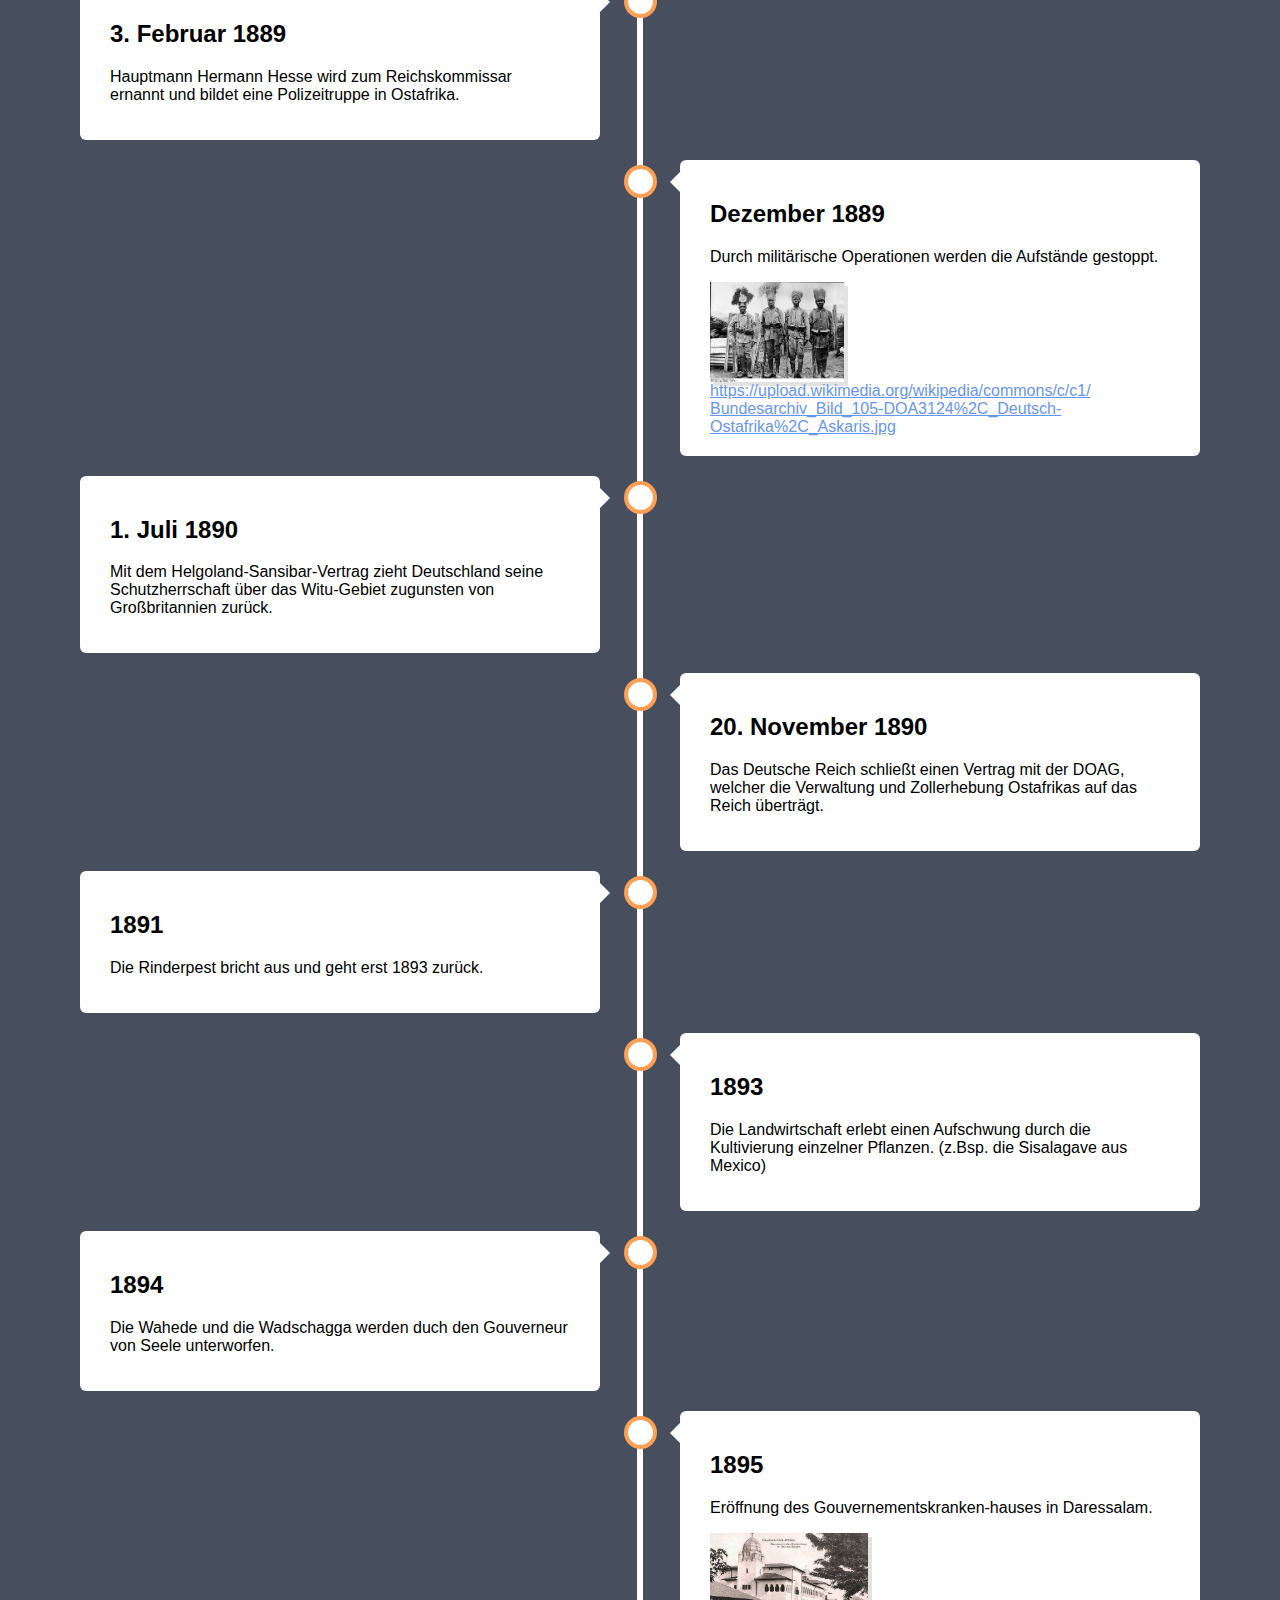
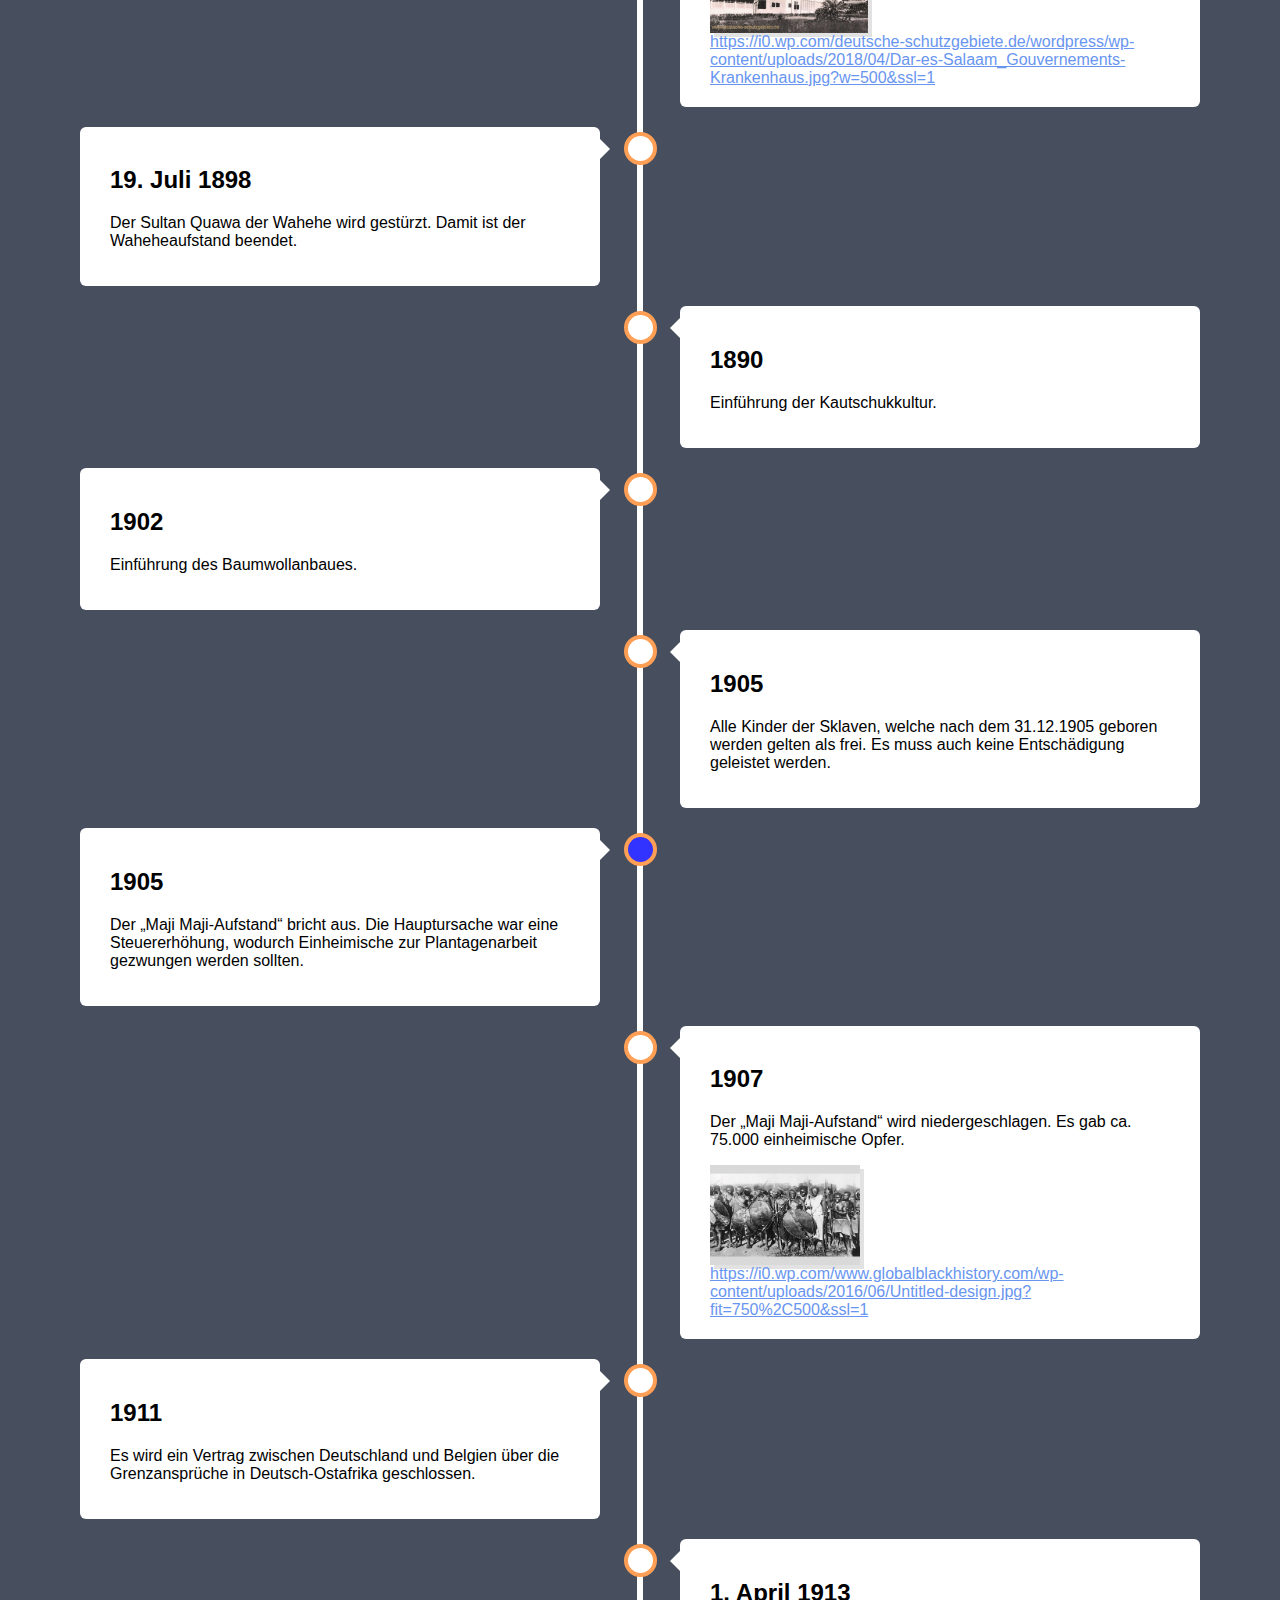
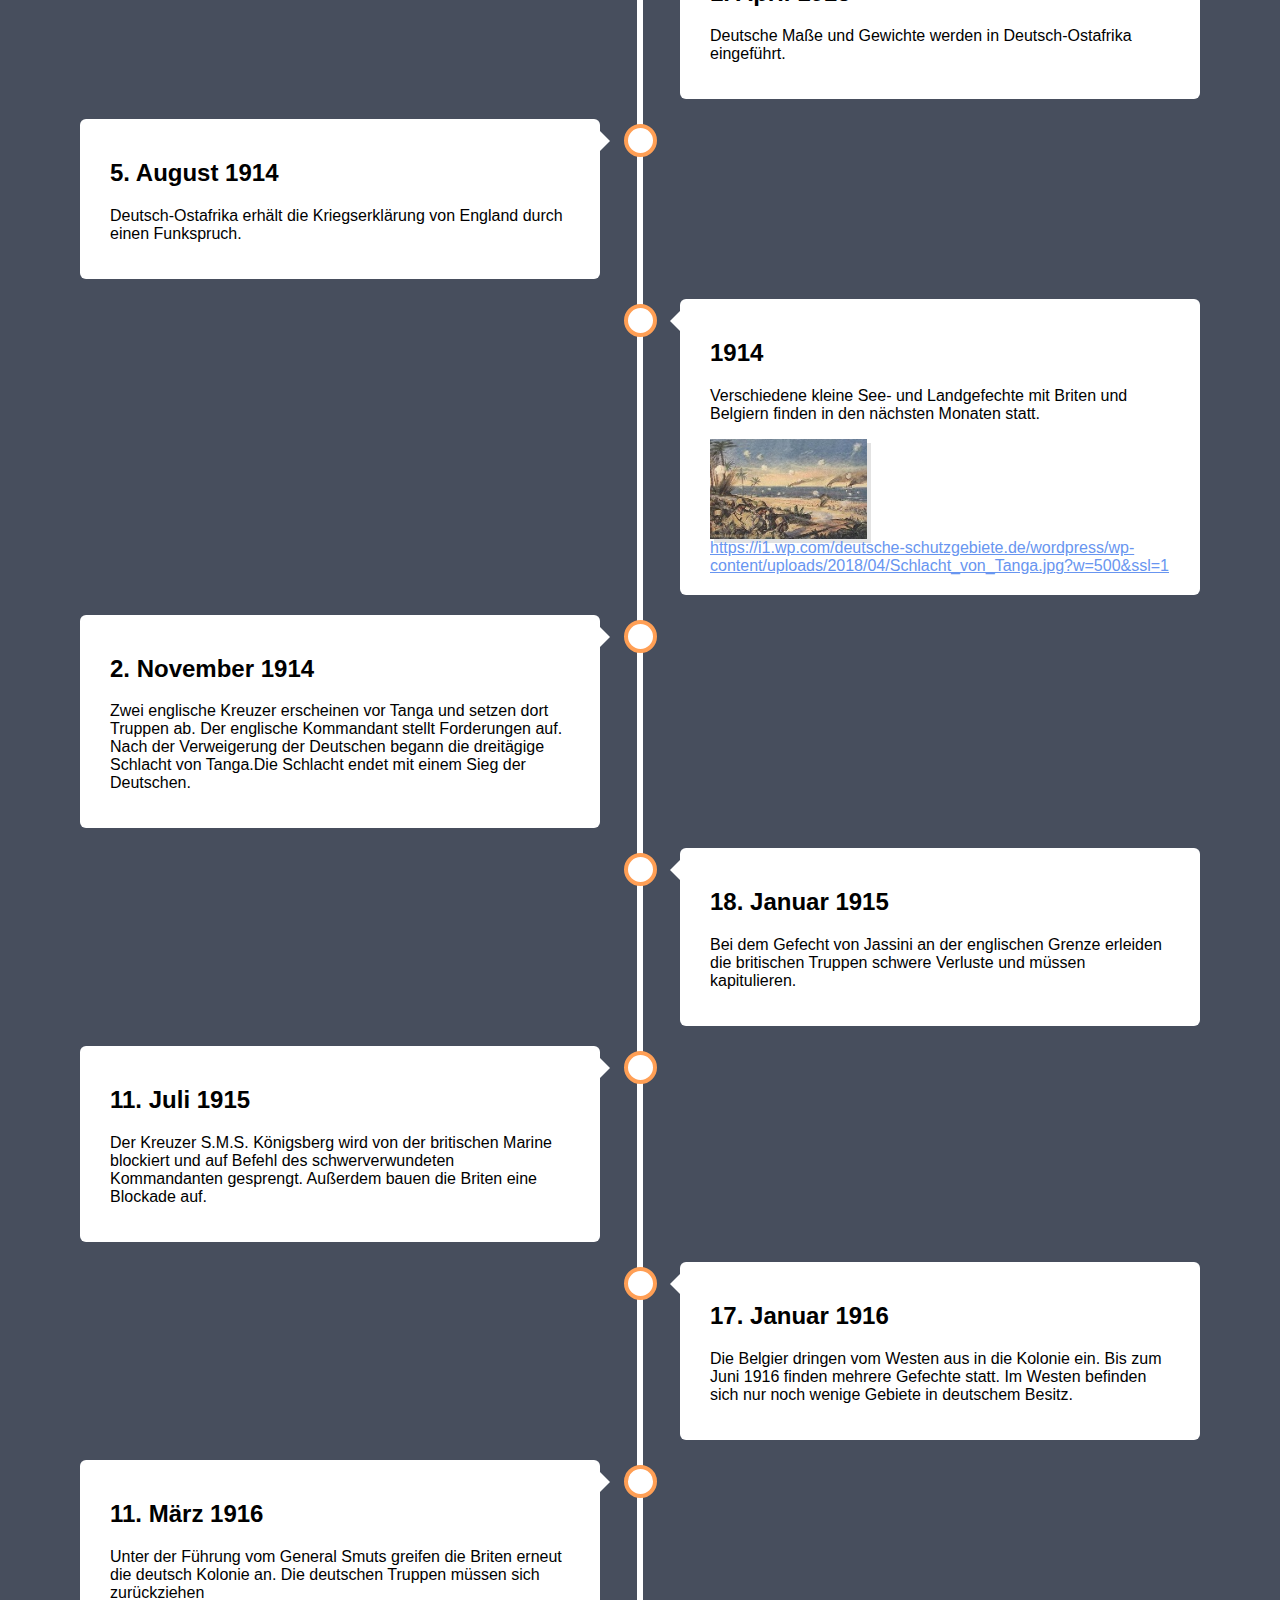
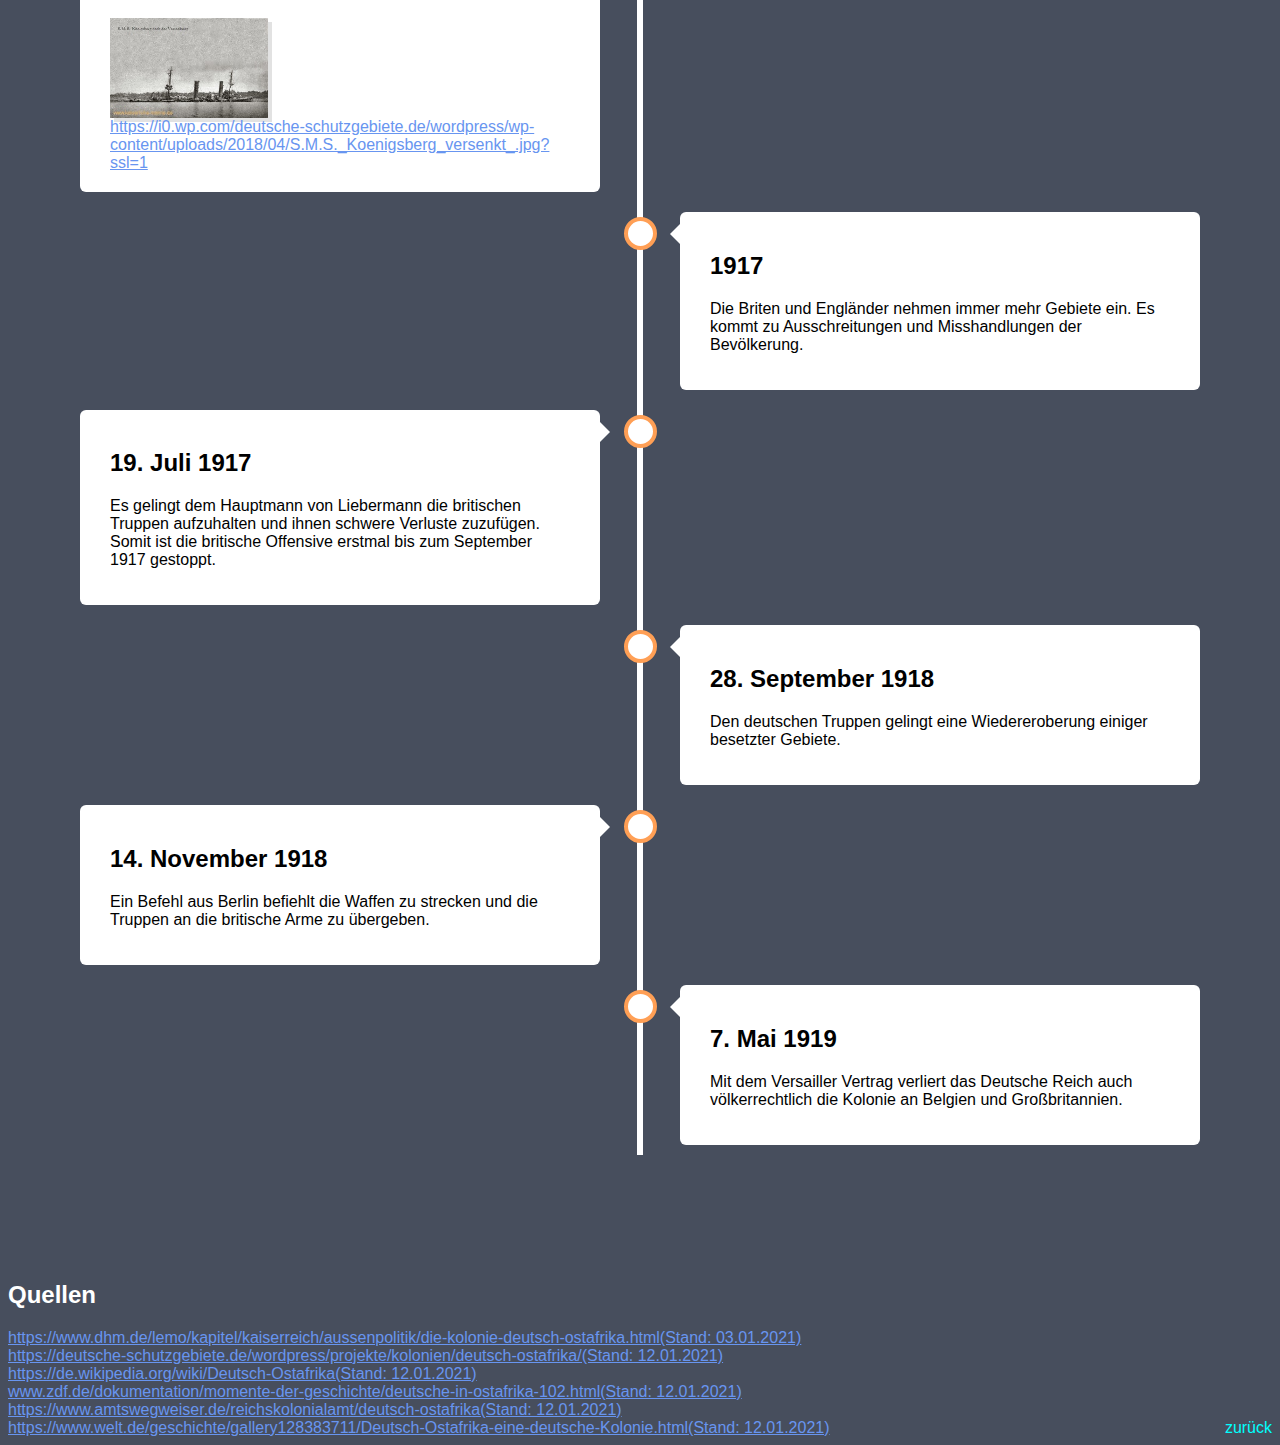
<file: 1885.html>
<!DOCTYPE html>
<html>
<head>
<meta name="viewport" content="width=device-width, initial-scale=1.0">
<link rel="stylesheet" href="styles.css">
<link rel="stylesheet" href="style.css">
</head>
<body>
    <div>
        <h1>Deutsch-Ost-Afrika</h1>
        
    </div>
    
    <table>
        <tr>
            <th>Gründer:</th>
            <td>Carl Peters</td>
            
        </tr>


        <tr>
            <th>Güter:</th>
            <td>Gold, Gummi und Sklaven</td>
        </tr>

        <tr>
            <th>Zeitraum</th>
            <td>von 1885 bis 1919</td>
        </tr>

        <tr>
            <th>Lage</th>
            <td>im heutigen Tansania, Ruanda, Burundi</td>
        </tr>

        <tr>
            <th>Behandlung der Menschen</th>
            <td>Bis zum Beginn der deutschen "Schutzherrschaft" bestimmten die Araber den Handel. Als sie diesen an die Kolonialherren verloren versuchten sie sich mit den Massaigruppen, welche durch den Sklavenhandel von ihnen abhängig waren, den Deutschen gewaltsam zu widersetzen. Der sogenannte Araberaufstand wurde aber von den deutschen "Schutztruppen" blutig niedergeschlagen. Ebenso wurde auch gegen die Wahehe vorgegangen, welche nach hohen Verlusten der "Schutztruppe" niedergeschlagen wurden.</td>
        </tr>
    </table>
    <div class="center"></div><a href="https://img.welt.de/img/geschichte/mobile128383696/6562509987-ci102l-w1024/Afrika-im-Ersten-Weltkrieg-Korrektur-14042014.jpg"><img src="Afrika-im-Ersten-Weltkrieg-Korrektur-14042014.jpg" alt=""></a><br><a class="Quellen" href="https://img.welt.de/img/geschichte/mobile128383696/6562509987-ci102l-w1024/Afrika-im-Ersten-Weltkrieg-Korrektur-14042014.jpg">https://img.welt.de/img/geschichte/mobile128383696/6562509987-ci102l-w1024/Afrika-im-Ersten-Weltkrieg-Korrektur-14042014.jpg</a></div>

    <br>
    <br>
    <br><br>


  <div class="timeline">








      <div class="container left">
          <div class="content">
            <h2>28. März 1884</h2>
            <p>Die Deutsch-Ostafrikanische Gesellschaft (DOAG) wird als Gesellschaft für deutsche Kolonisation gegründet. Sie dient zur Errichtung deutscher Ackerbau- und Handelskolonien.</p>
            <a href="https://th.bing.com/th/id/OIP.A2DZtDUQmZUwryFWdFuqeAHaJB?w=151&h=185&c=7&o =5&pid=1.7"><img class="incontainer" src="Abb1.jpg" alt=""></a><br><a class="Quellen" href="https://th.bing.com/th/id/OIP.A2DZtDUQmZUwryFWdFuqeAHaJB?w=151&h=185&c=7&o =5&pid=1.7">https://th.bing.com/th/id/OIP.A2DZtDUQmZUwryFWdFuqeAHaJB?w=151&h=185&c=7&o =5&pid=1.7</a>
          </div>
      </div>
    



    <div class="container right">
        <div class="content">
          <h2>16. September 1884</h2>
          <p>Dr. Carl Peters (Mitbegründer der Gesellschaft für deutsche Kolonisation)  reist mit Begleitern nach Sansibar um Land für die Gesellschaft zu erwerben. Sie tarnen den Grund ihrer Reise vor den Engländern.</p>
        </div>
    </div>





    <div class="container left">
        <div class="content">
          <h2>2. November 1914</h2>
          <p>Dr. Carl Peters schließt Verträge mit einigen Stammesführern. Diese Verträge bilden die Rechtsgrundlage für die spätere Schutzherrschaft durch das Reich. </p>
          <a href="https://th.bing.com/th/id/OIP.fMLZFVEV6xeeVDp8KbtCegHaE8?w=251&h=180&c=7&o=5&pid=1.7"><img class="incontainer" src="Flagge.png" alt=""></a><br><a class="Quellen" href="https://th.bing.com/th/id/OIP.fMLZFVEV6xeeVDp8KbtCegHaE8?w=251&h=180&c=7&o=5&pid=1.7">https://th.bing.com/th/id/OIP.fMLZFVEV6xeeVDp8KbtCegHaE8?w=251&h=180&c=7&o=5&pid=1.7</a>
        </div>
    </div>



    <div class="container right">
        <div class="content">
          <h2>27. Februar 1885</h2>
          <p></p>Kaiser Wilhelm I. unterzeichnet den Schutzbrief für die ostafrikanischen Erwerbungen der Gesellschaft für deutsche Kolonisation.</p>
        </div>
    </div>


    <div class="container left">
        <div class="content">
          <h2>8. April 1885</h2>
          <p>Clemens Dehnhardt schließt einen Vertrag mit dem Sultan Achmed, welcher die Schutzherrschaft des Deutschen Reiches im Gebiet des Sultans anordnet.</p>
        </div>
    </div>



    <div class="container right">
        <div class="content">
          <h2>1. November 1886</h2>
          <p>Deutsch-englischer Vertrag über die gegenseitigen Interessengrenzen in Sansibar und Ostafrika wird geschlossen.</p>
        </div>
    </div>



    <div class="container left">
        <div class="content">
          <h2>30 . Dezember 1886</h2>
          <p>Festlegung der deutsch-portugiesischen Grenze.</p>
        </div>
    </div>



    <div class="container right">
        <div class="content">
          <h2>30. Juli 1887</h2>
          <p>Ein Vertrag zwischen dem Sultan Said Bargash und Dr. Carl Peters regelt die Übergabe eines Küstenstreifens an die DOAG.</p>
        </div>
    </div>



    <div class="container left">
        <div class="content">
          <h2>2. Dezember 1888</h2>
          <p>Bismarck beschließt eine Blockade zur Waffeneinfuhr und Sklavenausfuhr in Ostafrika. </p>
        </div>
    </div>



    <div class="container right">
        <div class="content">
          <h2>Dezember 1888</h2>
          <p>Ausbruch Araberaufstand</p>
          <a href="https://th.bing.com/th/id/OIP.L2jai8wAsrRIrCS10U_3UQHaFH?w=277&h=191&c=7&o=5&pid=1.7"><img class="incontainer" src="Aufstand.jpg" alt=""></a><br><a class="Quellen" href="https://th.bing.com/th/id/OIP.L2jai8wAsrRIrCS10U_3UQHaFH?w=277&h=191&c=7&o=5&pid=1.7">https://th.bing.com/th/id/OIP.L2jai8wAsrRIrCS10U_3UQHaFH?w=277&h=191&c=7&o=5&pid=1.7</a>
        </div>
    </div>



    <div class="container left">
        <div class="content">
          <h2>3. Februar 1889</h2>
          <p>Hauptmann Hermann Hesse wird zum Reichskommissar ernannt und bildet eine Polizeitruppe in Ostafrika.</p>
        </div>
    </div>



    <div class="container right">
        <div class="content">
          <h2>Dezember 1889</h2>
          <p>Durch militärische Operationen werden die Aufstände gestoppt.</p>
          <a href="https://upload.wikimedia.org/wikipedia/commons/c/c1/Bundesarchiv_Bild_105-DOA3124%2C_Deutsch-Ostafrika%2C_Askaris.jpg"><img class="incontainer" src="Abb4.jpg" alt=""></a><br><a class="Quellen" href="https://upload.wikimedia.org/wikipedia/commons/c/c1/Bundesarchiv_Bild_105-DOA3124%2C_Deutsch-Ostafrika%2C_Askaris.jpg">https://upload.wikimedia.org/wikipedia/commons/c/c1/<br>Bundesarchiv_Bild_105-DOA3124%2C_Deutsch-Ostafrika%2C_Askaris.jpg</a>
        </div>
    </div>




    <div class="container left">
      <div class="content">
        <h2>1. Juli 1890</h2>
        <p>Mit dem Helgoland-Sansibar-Vertrag zieht Deutschland seine Schutzherrschaft über das Witu-Gebiet zugunsten von Großbritannien zurück.</p>
      </div>
    </div>



    <div class="container right">
      <div class="content">
        <h2>20. November 1890</h2>
        <p>Das Deutsche Reich schließt einen Vertrag mit der DOAG, welcher die Verwaltung und Zollerhebung Ostafrikas auf das Reich überträgt. </p>
      </div>
    </div>



    <div class="container left">
      <div class="content">
        <h2>1891</h2>
        <p>Die Rinderpest bricht aus und geht erst 1893 zurück.</p>
      </div>
    </div>
  
  
  

    <div class="container right">
      <div class="content">
        <h2>1893</h2>
        <p>Die Landwirtschaft erlebt einen Aufschwung durch die Kultivierung einzelner Pflanzen. (z.Bsp. die Sisalagave aus Mexico)</p>
      </div>
    </div>





    <div class="container left">
      <div class="content">
        <h2>1894</h2>
        <p> Die Wahede und die Wadschagga werden duch den Gouverneur von Seele unterworfen.</p>
      </div>
    </div>
  
  
  

    <div class="container right">
      <div class="content">
        <h2>1895</h2>
        <p>Eröffnung des Gouvernementskranken-hauses in Daressalam.</p>
        <a href="https://i0.wp.com/deutsche-schutzgebiete.de/wordpress/wp-content/uploads/2018/04/Dar-es-Salaam_Gouvernements-Krankenhaus.jpg?w=500&ssl=1"><img class="incontainer" src="Abb.5.jpg" alt=""></a><br><a class="Quellen" href="https://i0.wp.com/deutsche-schutzgebiete.de/wordpress/wp-content/uploads/2018/04/Dar-es-Salaam_Gouvernements-Krankenhaus.jpg?w=500&ssl=1">https://i0.wp.com/deutsche-schutzgebiete.de/wordpress/wp-content/uploads/2018/04/Dar-es-Salaam_Gouvernements-Krankenhaus.jpg?w=500&ssl=1</a>
      </div>
    </div>







    <div class="container left">
      <div class="content">
        <h2>19. Juli 1898</h2>
        <p>Der Sultan Quawa der Wahehe wird gestürzt. Damit ist der Waheheaufstand beendet.</p>
      </div>
    </div>
  
  
  

    <div class="container right">
      <div class="content">
        <h2>1890</h2>
        <p>Einführung der Kautschukkultur.</p>
      </div>
    </div>






    <div class="container left">
      <div class="content">
        <h2>1902</h2>
        <p>Einführung des Baumwollanbaues.</p>
      </div>
    </div>
  
  
  

    <div class="container right">
      <div class="content">
        <h2>1905</h2>
        <p>Alle Kinder der Sklaven, welche nach dem 31.12.1905 geboren werden gelten als frei. Es muss auch keine Entschädigung geleistet werden.</p>
      </div>
    </div>






    <div class="container left inhalt">
      <a href="1905.html">
      <div class="content">
        <h2>1905</h2>
        <p>Der „Maji Maji-Aufstand“ bricht aus. Die Hauptursache war eine Steuererhöhung, wodurch Einheimische zur Plantagenarbeit gezwungen werden sollten. </p>
      </div>
      </a>
    </div>
  
  
  

    <div class="container right">
      <div class="content">
        <h2>1907</h2>
        <p>Der „Maji Maji-Aufstand“ wird niedergeschlagen. Es gab ca. 75.000 einheimische Opfer.</p>
        <a href="https://i0.wp.com/www.globalblackhistory.com/wp-content/uploads/2016/06/Untitled-design.jpg?fit=750%2C500&ssl=1"><img class="incontainer" src="Abb6.jpg" alt=""></a><br><a class="Quellen" href="https://i0.wp.com/www.globalblackhistory.com/wp-content/uploads/2016/06/Untitled-design.jpg?fit=750%2C500&ssl=1">https://i0.wp.com/www.globalblackhistory.com/wp-content/uploads/2016/06/Untitled-design.jpg?fit=750%2C500&ssl=1</a>
      </div>
    </div>




    <div class="container left">
      <div class="content">
        <h2>1911</h2>
        <p>Es wird ein Vertrag zwischen Deutschland und Belgien über die Grenzansprüche in Deutsch-Ostafrika geschlossen.</p>
      </div>
    </div>
  
  
  

    <div class="container right">
      <div class="content">
        <h2>1. April 1913</h2>
        <p>Deutsche Maße und Gewichte werden in Deutsch-Ostafrika eingeführt.</p>
      </div>
    </div>





    <div class="container left">
      <div class="content">
        <h2>5. August 1914</h2>
        <p>Deutsch-Ostafrika erhält die Kriegserklärung von England durch einen Funkspruch. </p>
      </div>
    </div>
  
  
  

    <div class="container right">
      <div class="content">
        <h2>1914</h2>
        <p>Verschiedene kleine See- und Landgefechte mit Briten und Belgiern finden in den nächsten Monaten statt.</p>
        <a href="https://i1.wp.com/deutsche-schutzgebiete.de/wordpress/wp-	content/uploads/2018/04/Schlacht_von_Tanga.jpg?w=500&ssl=1"><img class="incontainer" src="Abb7.jpg" alt=""></a><br><a class="Quellen" href="https://i1.wp.com/deutsche-schutzgebiete.de/wordpress/wp-	content/uploads/2018/04/Schlacht_von_Tanga.jpg?w=500&ssl=1">https://i1.wp.com/deutsche-schutzgebiete.de/wordpress/wp-	content/uploads/2018/04/Schlacht_von_Tanga.jpg?w=500&ssl=1</a>
      </div>
    </div>







    <div class="container left">
      <div class="content">
        <h2>2. November 1914</h2>
        <p> Zwei englische Kreuzer erscheinen vor Tanga und setzen dort Truppen ab. Der englische Kommandant stellt Forderungen auf. Nach der Verweigerung  der Deutschen begann die dreitägige Schlacht von Tanga.Die Schlacht endet mit einem Sieg der Deutschen. </p>
      </div>
    </div>
  
  
  

    <div class="container right">
      <div class="content">
        <h2>18. Januar 1915</h2>
        <p>Bei dem Gefecht von Jassini an der englischen Grenze erleiden die britischen Truppen schwere Verluste und müssen kapitulieren.</p>
      </div>
    </div>






    <div class="container left">
      <div class="content">
        <h2>11. Juli 1915</h2>
        <p>Der Kreuzer S.M.S. Königsberg wird von der britischen Marine blockiert und auf Befehl des schwerverwundeten Kommandanten gesprengt. Außerdem bauen die Briten eine Blockade auf.</p>
      </div>
    </div>
  
  
  

    <div class="container right">
      <div class="content">
        <h2>17. Januar 1916</h2>
        <p>Die Belgier dringen vom Westen aus in die Kolonie ein. Bis zum Juni 1916 finden mehrere Gefechte statt. Im Westen befinden sich nur noch wenige Gebiete in deutschem Besitz.</p>
      </div>
    </div>






    <div class="container left">
      <div class="content">
        <h2>11. März 1916</h2>
        <p>Unter der Führung vom General Smuts greifen die Briten erneut die deutsch Kolonie an. Die deutschen Truppen müssen sich zurückziehen</p>
        <a href="https://i0.wp.com/deutsche-schutzgebiete.de/wordpress/wp-	content/uploads/2018/04/S.M.S._Koenigsberg_versenkt_.jpg?ssl=1"><img class="incontainer" src="Abb.8.jpg" alt=""></a><br><a class="Quellen" href="https://i0.wp.com/deutsche-schutzgebiete.de/wordpress/wp-	content/uploads/2018/04/S.M.S._Koenigsberg_versenkt_.jpg?ssl=1">https://i0.wp.com/deutsche-schutzgebiete.de/wordpress/wp-	content/uploads/2018/04/S.M.S._Koenigsberg_versenkt_.jpg?ssl=1</a>
      </div>
    </div>
  
  
  

    <div class="container right">
      <div class="content">
        <h2>1917</h2>
        <p>Die Briten und Engländer nehmen immer mehr Gebiete ein. Es kommt zu Ausschreitungen und Misshandlungen der Bevölkerung.</p>
      </div>
    </div>




    <div class="container left">
      <div class="content">
        <h2>19. Juli 1917</h2>
        <p>Es gelingt dem Hauptmann von Liebermann die britischen Truppen aufzuhalten und ihnen schwere Verluste zuzufügen. Somit ist die britische Offensive erstmal bis zum September 1917 gestoppt. </p>
      </div>
    </div>
  
  
  

    <div class="container right">
      <div class="content">
        <h2>28. September 1918</h2>
        <p>Den deutschen Truppen gelingt eine Wiedereroberung einiger besetzter Gebiete.</p>
      </div>
    </div>






    <div class="container left">
      <div class="content">
        <h2>14. November 1918</h2>
        <p>Ein Befehl aus Berlin befiehlt die Waffen zu strecken und die Truppen an die britische Arme zu übergeben.</p>
      </div>
    </div>
  
  
  

    <div class="container right">
      <div class="content">
        <h2>7. Mai 1919</h2>
        <p>Mit dem Versailler Vertrag verliert das Deutsche Reich auch völkerrechtlich die Kolonie an Belgien und Großbritannien.</p>
      </div>
    </div>





  </div>




    <footer>
        <h2>Quellen</h2>
        <a class="Quellen" href="https://www.dhm.de/lemo/kapitel/kaiserreich/aussenpolitik/die-kolonie-deutsch-ostafrika.html">https://www.dhm.de/lemo/kapitel/kaiserreich/aussenpolitik/die-kolonie-deutsch-ostafrika.html(Stand: 03.01.2021)</a><br>
        <a class="Quellen" href="https://deutsche-schutzgebiete.de/wordpress/projekte/kolonien/deutsch-ostafrika/">https://deutsche-schutzgebiete.de/wordpress/projekte/kolonien/deutsch-ostafrika/(Stand: 12.01.2021)</a><br>
        <a class="Quellen" href="https://de.wikipedia.org/wiki/Deutsch-Ostafrika">https://de.wikipedia.org/wiki/Deutsch-Ostafrika(Stand: 12.01.2021)</a><br>
        <a class="Quellen" href="www.zdf.de/dokumentation/momente-der-geschichte/deutsche-in-ostafrika-102.html">www.zdf.de/dokumentation/momente-der-geschichte/deutsche-in-ostafrika-102.html(Stand: 12.01.2021)</a><br>
        <a class="Quellen" href="https://www.amtswegweiser.de/reichskolonialamt/deutsch-ostafrika">https://www.amtswegweiser.de/reichskolonialamt/deutsch-ostafrika(Stand: 12.01.2021)</a><br>
        <a class="Quellen" href="https://www.welt.de/geschichte/gallery128383711/Deutsch-Ostafrika-eine-deutsche-Kolonie.html">https://www.welt.de/geschichte/gallery128383711/Deutsch-Ostafrika-eine-deutsche-Kolonie.html(Stand: 12.01.2021)</a>
        <a class="back" href="index.html">zurück</a>
    </footer>

</body>
</html>
</file>
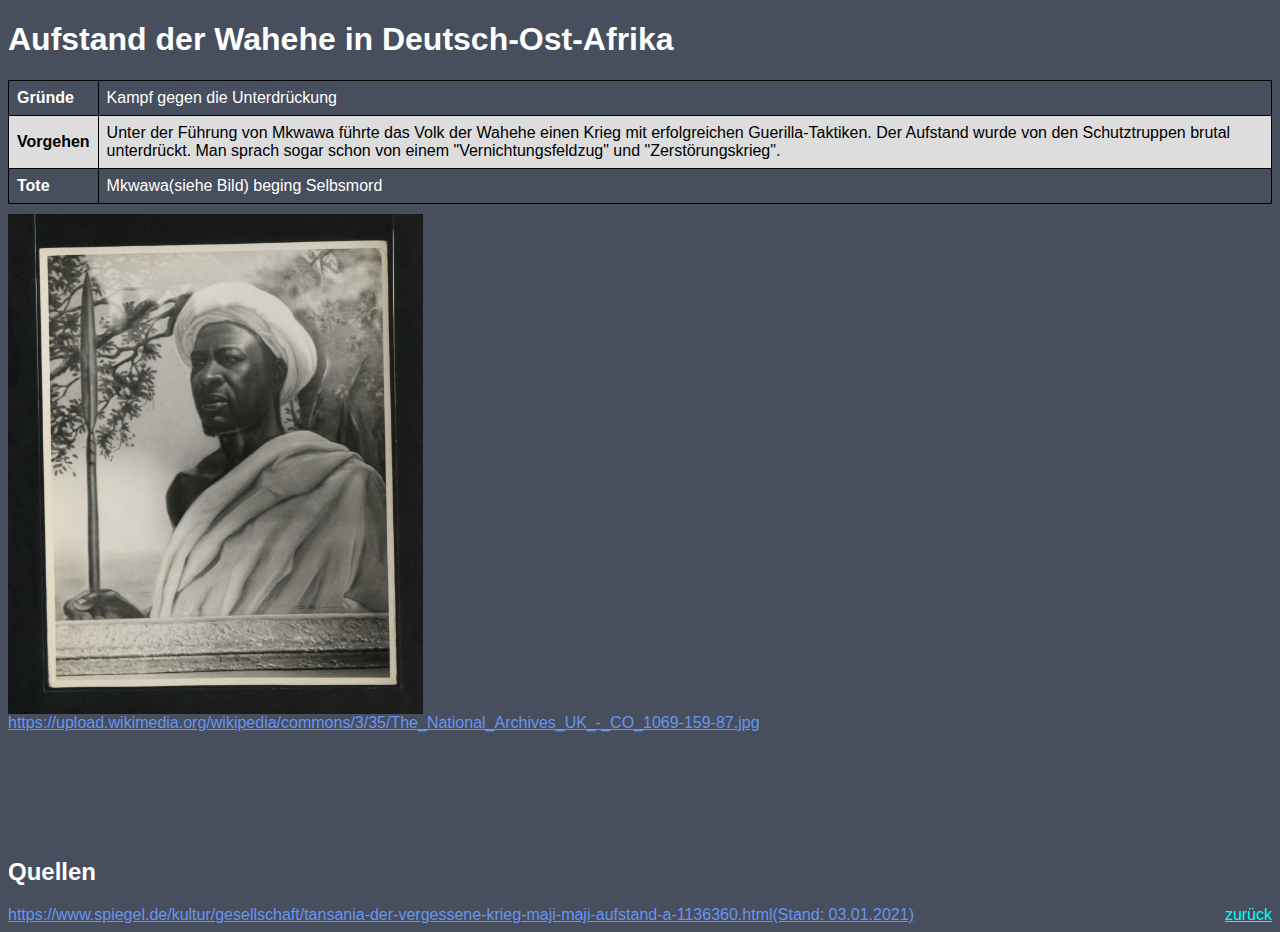
<file: 1891.html>
<!DOCTYPE html>
<html>
<head>
<meta name="viewport" content="width=device-width, initial-scale=1.0">
<link rel="stylesheet" href="styles.css">
</head>
<body>
    
    <div>
        <h1>Aufstand der Wahehe in Deutsch-Ost-Afrika</h1>
        
    </div>

    <Table>
        <tr>
            <th>Gründe</th>
            <td>Kampf gegen die Unterdrückung</td>
        </tr>


        <tr>
            <th>Vorgehen</th>
            <td>Unter der Führung von Mkwawa führte das Volk der Wahehe einen Krieg mit erfolgreichen Guerilla-Taktiken. Der Aufstand wurde von den Schutztruppen brutal unterdrückt. Man sprach sogar schon von einem "Vernichtungsfeldzug" und "Zerstörungskrieg".</td>
        </tr>


        <tr>
            <th>Tote</th>
            <td>Mkwawa(siehe Bild) beging Selbsmord</td>
        </tr>
    </Table>
    <div class="center"></div><a href="https://upload.wikimedia.org/wikipedia/commons/3/35/The_National_Archives_UK_-_CO_1069-159-87.jpg"><img src="The_National_Archives_UK_-_CO_1069-159-87.jpg" alt=""></a><br><a class="Quellen" href="https://upload.wikimedia.org/wikipedia/commons/3/35/The_National_Archives_UK_-_CO_1069-159-87.jpg">https://upload.wikimedia.org/wikipedia/commons/3/35/The_National_Archives_UK_-_CO_1069-159-87.jpg</a>
    




    <footer>
        <h2>Quellen</h2>
        <a class="Quellen" href="https://www.spiegel.de/kultur/gesellschaft/tansania-der-vergessene-krieg-maji-maji-aufstand-a-1136360.html">https://www.spiegel.de/kultur/gesellschaft/tansania-der-vergessene-krieg-maji-maji-aufstand-a-1136360.html(Stand: 03.01.2021)</a>
        <a class="back" href="index.html">zurück</a>
      </footer>

</body>
</html>
</file>
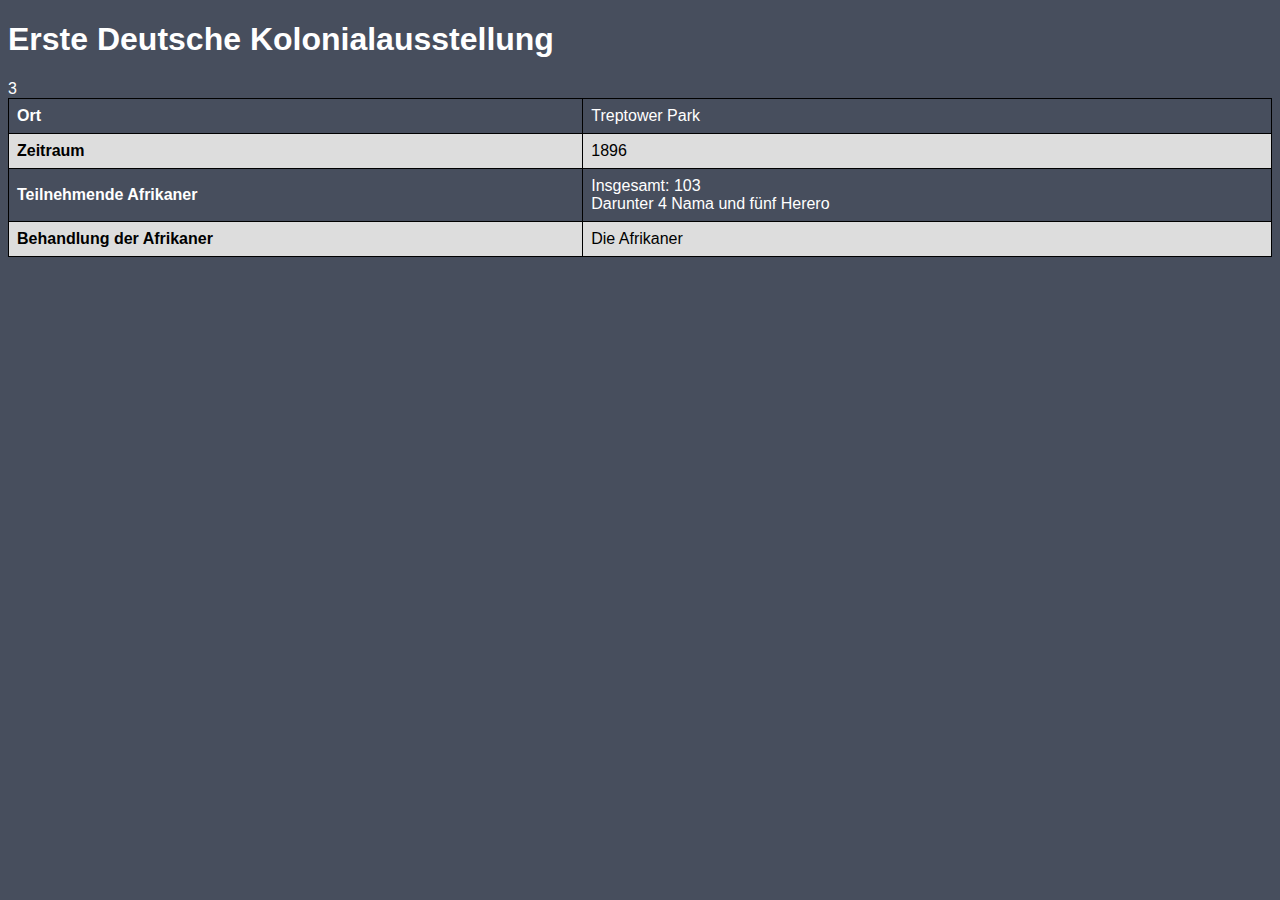
<file: 1896.html>
<!DOCTYPE html>
<html>
<head>
    <meta name="viewport" content="width=device-width, initial-scale=1.0">
    <link rel="stylesheet" href="styles.css">
</head>
<body>

    <div><h1>Erste Deutsche Kolonialausstellung</h1></div>
3
    <table>
        <tr>
            <th>Ort</th>
            <td>Treptower Park</td>
        </tr>
        <tr>
            <th>Zeitraum</th>
            <td>1896</td>
        </tr>
        <tr>
            <th>Teilnehmende Afrikaner</th>
            <td>Insgesamt: 103 <br> Darunter 4 Nama und fünf Herero</td>
        </tr>
        <tr>
            <th>Behandlung der Afrikaner</th>
            <td>Die Afrikaner </td>
        </tr>
    </table>
    

</body>
</html>
</file>
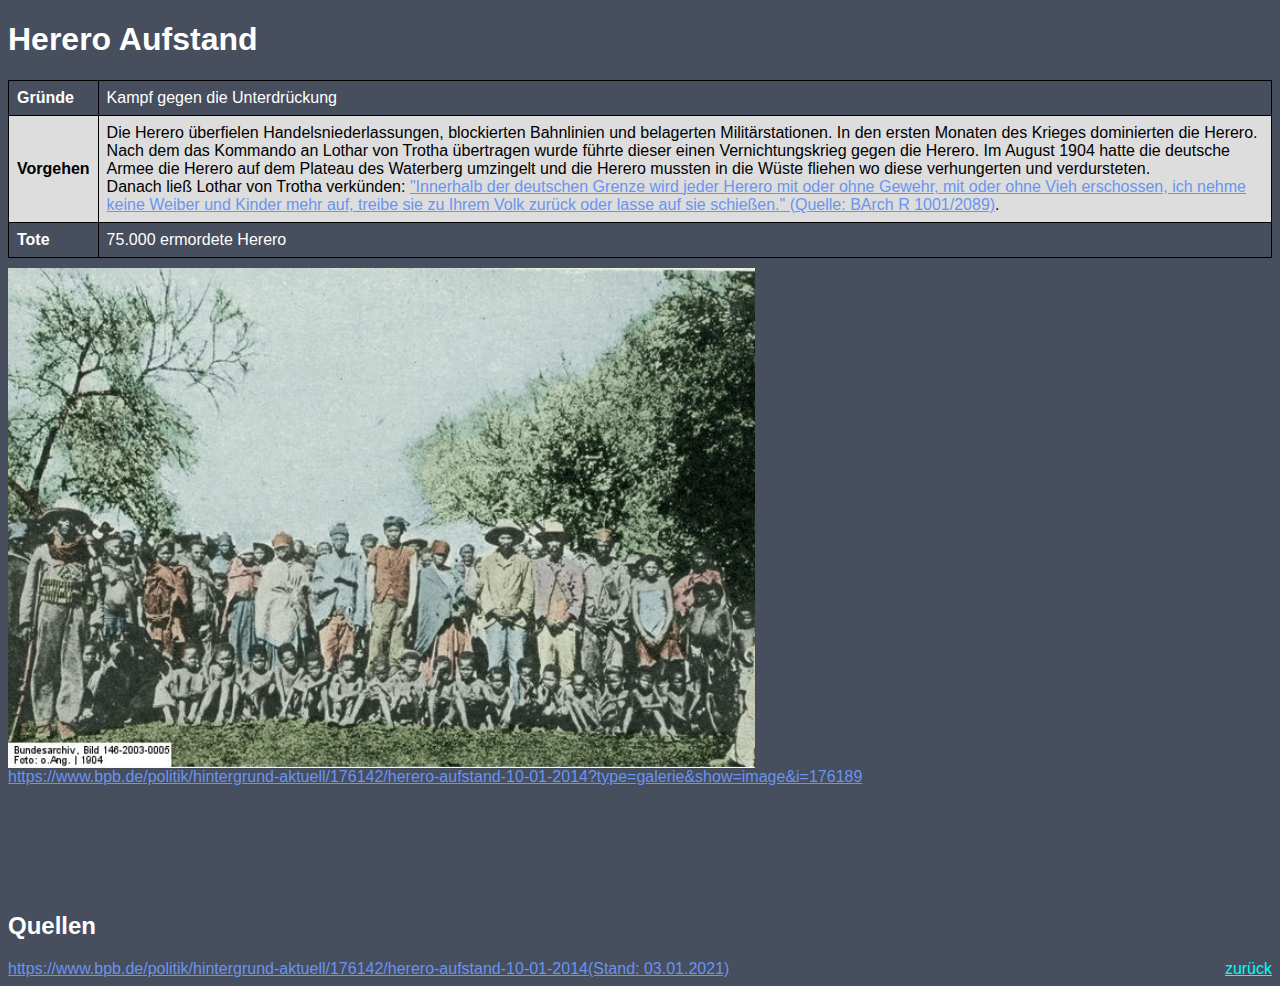
<file: 1904.html>
<!DOCTYPE html>
<html>
<head>
<meta name="viewport" content="width=device-width, initial-scale=1.0">
<link rel="stylesheet" href="styles.css">
</head>
<body>
    
    <div>
        <h1>Herero Aufstand</h1>
        
    </div>

    <Table>
        <tr>
            <th>Gründe</th>
            <td>Kampf gegen die Unterdrückung</td>
        </tr>


        <tr>
            <th>Vorgehen</th>
            <td>Die Herero überfielen Handelsniederlassungen, blockierten Bahnlinien und belagerten Militärstationen. In den ersten Monaten des Krieges dominierten die Herero. <br> Nach dem das Kommando an Lothar von Trotha übertragen wurde führte dieser einen Vernichtungskrieg gegen die Herero. Im August 1904 hatte die deutsche Armee die Herero auf dem Plateau des Waterberg umzingelt und die Herero mussten in die Wüste fliehen wo diese verhungerten und verdursteten. <br> Danach ließ Lothar von Trotha verkünden: <a class="Quellen" href="https://www.bundesarchiv.de/DE/Content/Virtuelle-Ausstellungen/Der-Krieg-Gegen-Die-Herero-1904/der-krieg-gegen-die-herero-1904.html">"Innerhalb der deutschen Grenze wird jeder Herero mit oder ohne Gewehr, mit oder ohne Vieh erschossen, ich nehme keine Weiber und Kinder mehr auf, treibe sie zu Ihrem Volk zurück oder lasse auf sie schießen." (Quelle: BArch R 1001/2089)</a>.
            </td>
        </tr>


        <tr>
            <th>Tote</th>
            <td>75.000 ermordete Herero</td>
        </tr>
    </Table>
    <div class="center"></div><a href="https://www.bpb.de/politik/hintergrund-aktuell/176142/herero-aufstand-10-01-2014?type=galerie&show=image&i=176189"><img src="176189-3x2-galerie_gross.jpg" alt=""></a><br><a class="Quellen" href="https://www.bpb.de/politik/hintergrund-aktuell/176142/herero-aufstand-10-01-2014?type=galerie&show=image&i=176189">https://www.bpb.de/politik/hintergrund-aktuell/176142/herero-aufstand-10-01-2014?type=galerie&show=image&i=176189</a>
    




    <footer>
        <h2>Quellen</h2>
        <a class="Quellen" href="https://www.bpb.de/politik/hintergrund-aktuell/176142/herero-aufstand-10-01-2014">https://www.bpb.de/politik/hintergrund-aktuell/176142/herero-aufstand-10-01-2014(Stand: 03.01.2021)</a>
        <a class="back" href="index.html">zurück</a>
      </footer>

</body>
</html>
</file>
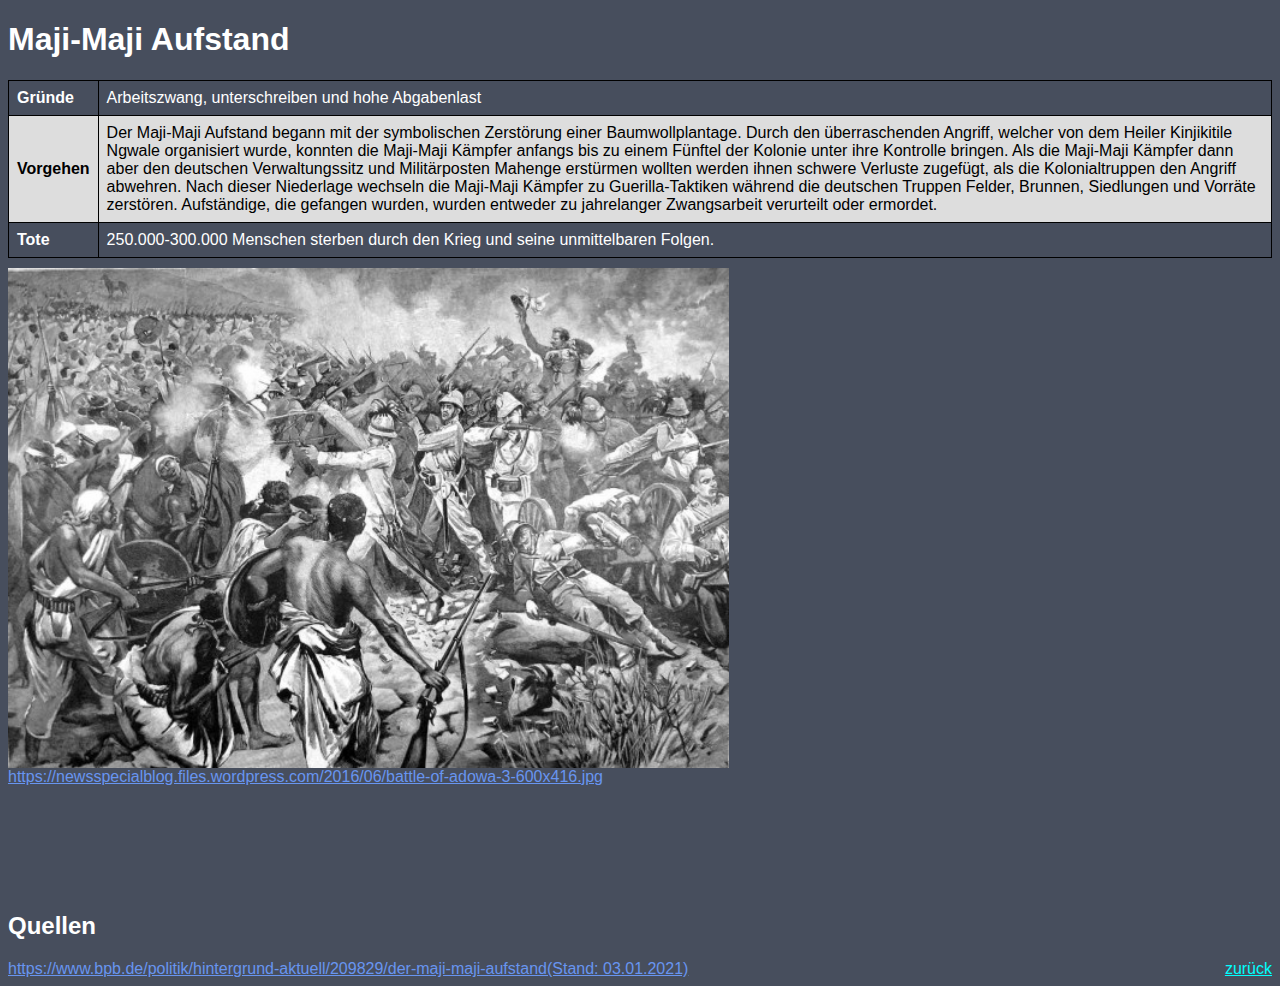
<file: 1905.html>
<!DOCTYPE html>
<html>
<head>
<meta name="viewport" content="width=device-width, initial-scale=1.0">
<link rel="stylesheet" href="styles.css">
</head>
<body>
    
    <div>
        <h1>Maji-Maji Aufstand</h1>
        
    </div>

    <Table>
        <tr>
            <th>Gründe</th>
            <td>Arbeitszwang, unterschreiben und hohe Abgabenlast</td>
        </tr>


        <tr>
            <th>Vorgehen</th>
            <td>Der Maji-Maji Aufstand begann mit der  symbolischen Zerstörung einer Baumwollplantage. Durch den überraschenden Angriff, welcher von dem Heiler Kinjikitile Ngwale organisiert wurde, konnten die Maji-Maji Kämpfer anfangs bis zu einem Fünftel der Kolonie unter ihre Kontrolle bringen. Als die Maji-Maji Kämpfer dann aber den deutschen Verwaltungssitz und Militärposten Mahenge erstürmen wollten werden ihnen schwere Verluste zugefügt, als die Kolonialtruppen den Angriff abwehren. Nach dieser Niederlage wechseln die Maji-Maji Kämpfer zu Guerilla-Taktiken während die deutschen Truppen Felder, Brunnen, Siedlungen und Vorräte zerstören. Aufständige, die gefangen wurden, wurden entweder zu jahrelanger Zwangsarbeit verurteilt oder ermordet.</a>
            </td>
        </tr>


        <tr>
            <th>Tote</th>
            <td>250.000-300.000 Menschen sterben durch den Krieg und seine unmittelbaren Folgen.</td>
        </tr>
    </Table>
    <div class="center"></div><a href="https://newsspecialblog.files.wordpress.com/2016/06/battle-of-adowa-3-600x416.jpg"><img src="battle-of-adowa-3-600x416.jpg" alt=""></a><br><a class="Quellen" href="https://newsspecialblog.files.wordpress.com/2016/06/battle-of-adowa-3-600x416.jpg">https://newsspecialblog.files.wordpress.com/2016/06/battle-of-adowa-3-600x416.jpg</a>
    




    <footer>
        <h2>Quellen</h2>
        <a class="Quellen" href="https://www.bpb.de/politik/hintergrund-aktuell/209829/der-maji-maji-aufstand">https://www.bpb.de/politik/hintergrund-aktuell/209829/der-maji-maji-aufstand(Stand: 03.01.2021)</a>
        <a class="back" href="index.html">zurück</a>
      </footer>

</body>
</html>
</file>
<file: style.css>
*{
    box-sizing: border-box;
  }
  
  body {
    background-color: #474e5d;
    font-family: Helvetica, sans-serif;
  }

  a{
      text-decoration: none;
      color: black;
  }

  .incontainer{
    height: 100px;
    box-shadow: 4px 4px rgb(226, 226, 226);
  }

  .white{
    color: white;
  }

  /* The actual timeline (the vertical ruler) */
  .timeline {
    position: relative;
    max-width: 1200px;
    margin: 0 auto;
  }
  
  /* The actual timeline (the vertical ruler) */
  .timeline::after {
    content: '';
    position: absolute;
    width: 6px;
    background-color: white;
    top: 0;
    bottom: 0;
    left: 50%;
    margin-left: -3px;
  }
  
  /* Container around content */
  .container {
    padding: 10px 40px;
    position: relative;
    background-color: inherit;
    width: 50%;
    color: #000000;
  }
  
  /* The circles on the timeline */
  .container::after {
    content: '';
    position: absolute;
    width: 25px;
    height: 25px;
    right: -17px;
    background-color: white;
    border: 4px solid #FF9F55;
    top: 15px;
    border-radius: 50%;
    z-index: 1;
  }

  .inhalt::after{
     background-color: rgb(51, 51, 255);
  }
  
  /* Place the container to the left */
  .left {
    left: 0;
  }
  
  /* Place the container to the right */
  .right {
    left: 50%;
  }
  
  /* Add arrows to the left container (pointing right) */
  .left::before {
    content: " ";
    height: 0;
    position: absolute;
    top: 22px;
    width: 0;
    z-index: 1;
    right: 30px;
    border: medium solid white;
    border-width: 10px 0 10px 10px;
    border-color: transparent transparent transparent white;
  }
  
  /* Add arrows to the right container (pointing left) */
  .right::before {
    content: " ";
    height: 0;
    position: absolute;
    top: 22px;
    width: 0;
    z-index: 1;
    left: 30px;
    border: medium solid white;
    border-width: 10px 10px 10px 0;
    border-color: transparent white transparent transparent;
  }
  
  /* Fix the circle for containers on the right side */
  .right::after {
    left: -16px;
  }
  
  /* The actual content */
  .content {
    padding: 20px 30px;
    background-color: white;
    position: relative;
    border-radius: 6px;
  }

  footer{
    margin-top: 10%;
  }
  .Quellen{
    text-decoration: underline;
    color: #6895f0;
  }
  
  /* Media queries - Responsive timeline on screens less than 600px wide */
  @media screen and (max-width: 600px) {
    /* Place the timelime to the left */
    .timeline::after {
    left: 31px;
    }
    
    /* Full-width containers */
    .container {
    width: 100%;
    padding-left: 70px;
    padding-right: 25px;
    }
    
    /* Make sure that all arrows are pointing leftwards */
    .container::before {
    left: 60px;
    border: medium solid white;
    border-width: 10px 10px 10px 0;
    border-color: transparent white transparent transparent;
    }
  
    /* Make sure all circles are at the same spot */
    .left::after, .right::after {
    left: 15px;
    }
    
    /* Make all right containers behave like the left ones */
    .right {
    left: 0%;
    }
  }
</file>
<file: styles.css>
body {
    background-color: #474e5d;
    font-family: Helvetica, sans-serif;
    color: white;
  }

  table {
    font-family: arial, sans-serif;
    border-collapse: collapse;
    width: 100%;
    color: white;
  }

 
  .back{
    float: right;
    color: aqua;
  }
  
  td, th {
    border: 1px solid #000000;
    text-align: left;
    padding: 8px;
  }
  
  tr:nth-child(even) {
    background-color: #dddddd;
    color: black;
  }

  .center{
    width: 100%;
    margin-top:10px;
    margin-right: auto;
  }

  img{
    height: 500px;
    vertical-align: middle;
  }

  footer{
    margin-top: 10%;
  }
  .Quellen{
    text-decoration: underline;
    color: #6895f0;
  }
</file>
